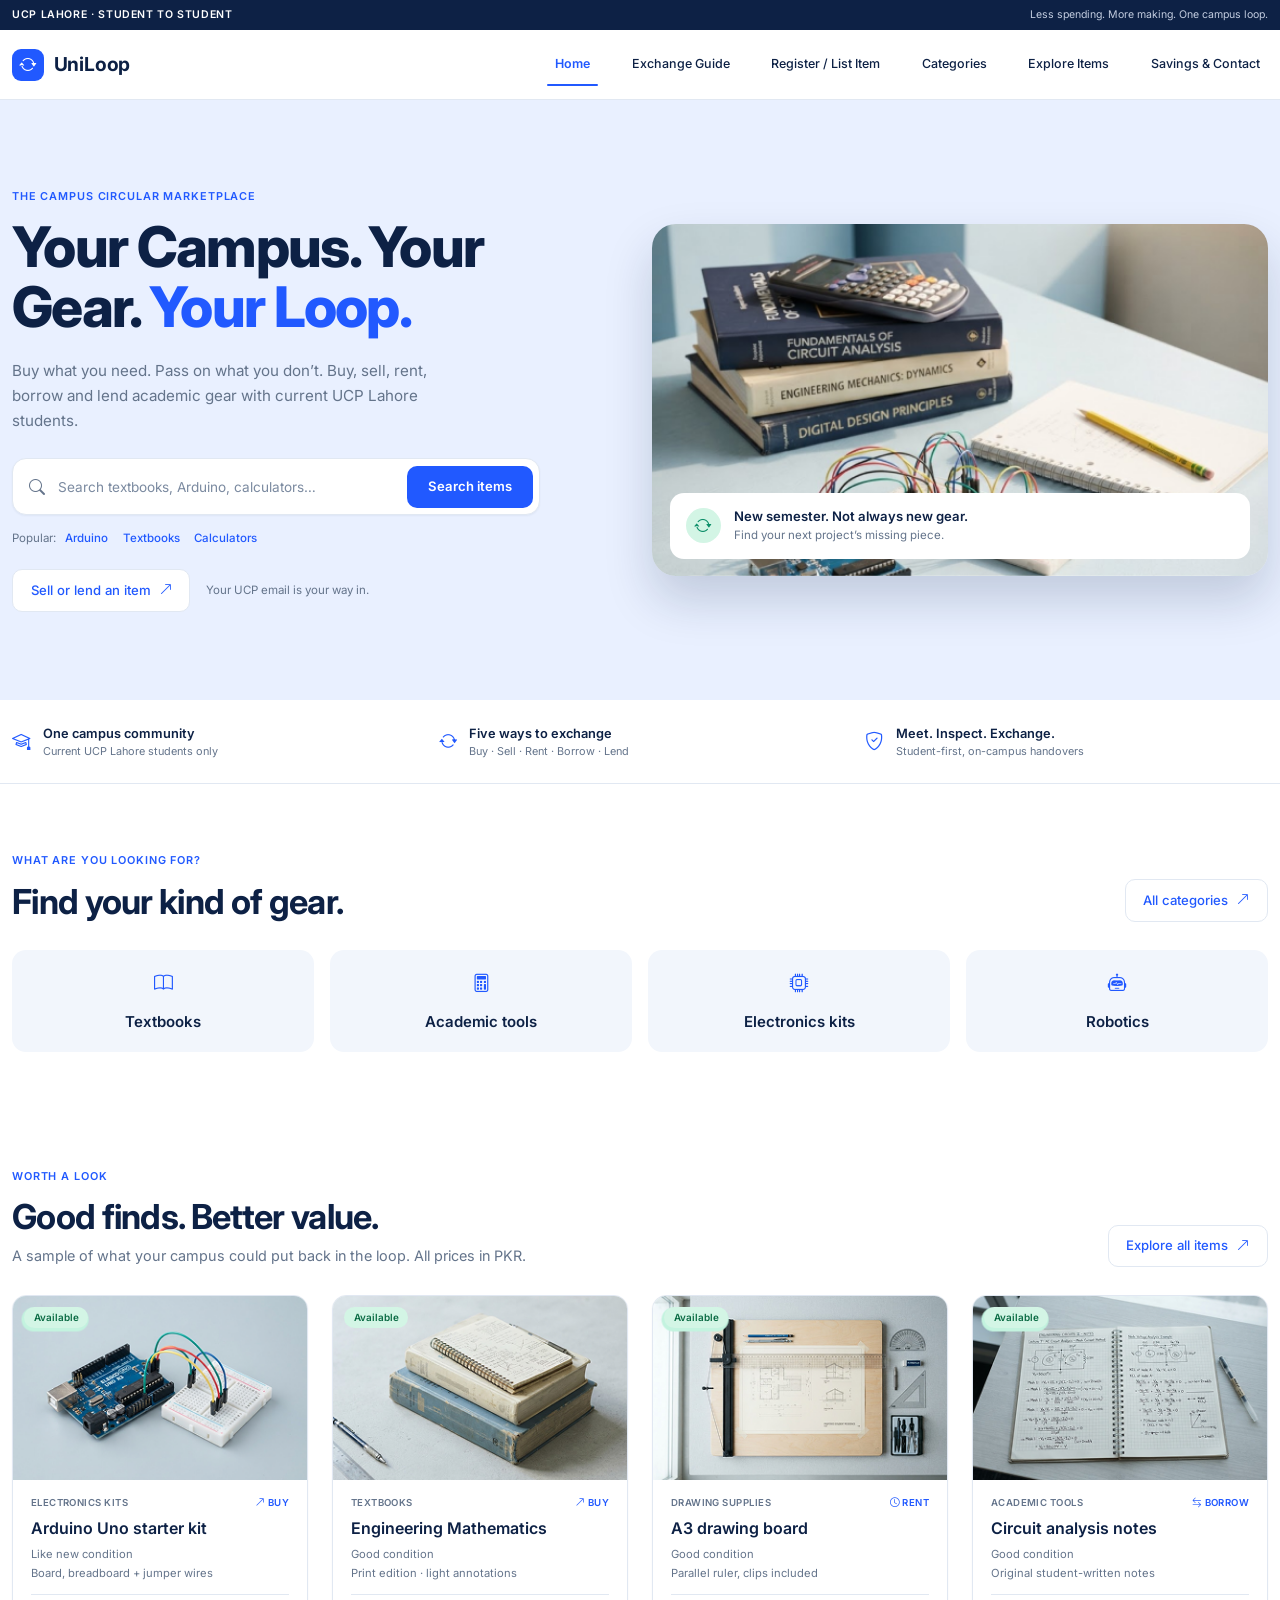
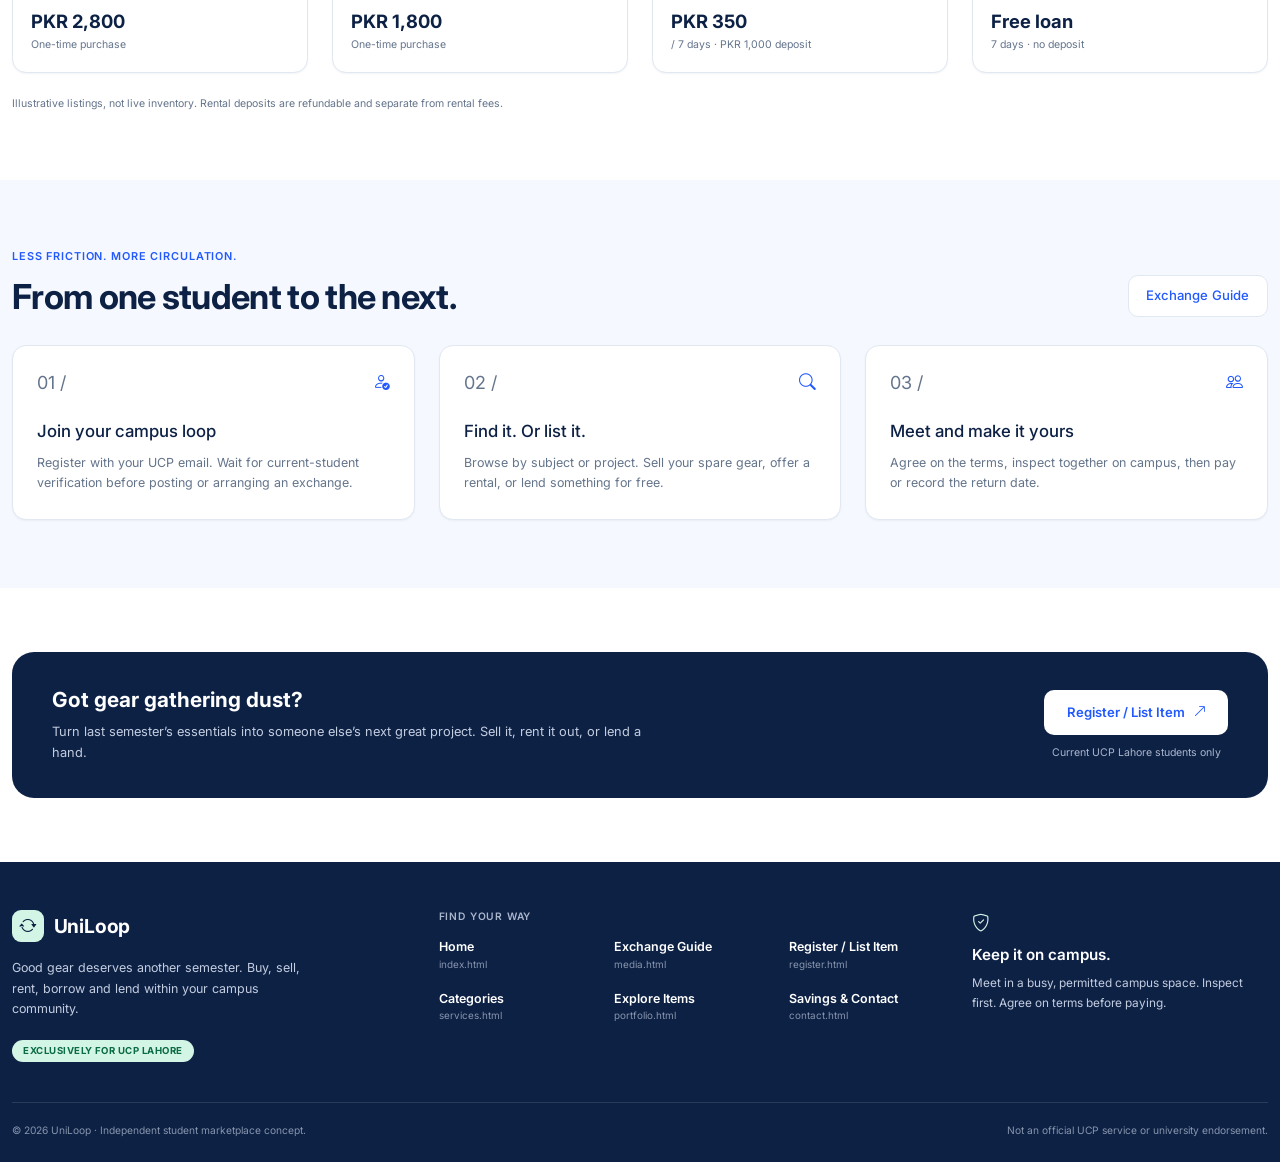
<file: index.html>
<!DOCTYPE html>
<html lang="en">

<head>
    <meta charset="UTF-8">
    <meta name="viewport" content="width=device-width, initial-scale=1">
    <title>UniLoop | Home</title>
    <meta name="description" content="UniLoop is a student-to-student marketplace for current UCP Lahore students.">

    <!-- Fonts, Bootstrap and Bootstrap Icons -->
    <link rel="preconnect" href="https://fonts.googleapis.com">
    <link rel="preconnect" href="https://fonts.gstatic.com" crossorigin>
    <link href="https://fonts.googleapis.com/css2?family=Inter:wght@400;500;600;700;800&display=swap" rel="stylesheet">
    <link href="https://cdn.jsdelivr.net/npm/bootstrap@5.3.3/dist/css/bootstrap.min.css" rel="stylesheet">
    <link href="https://cdn.jsdelivr.net/npm/bootstrap-icons@1.11.3/font/bootstrap-icons.min.css" rel="stylesheet">

    <!-- Index.html own stylesheet -->
    <link rel="stylesheet" href="css/home.css">
</head>

<body>

    <!-- PART 1: Top bar, navigation and hero -->

    <div class="topbar">
        <div class="container d-flex justify-content-between align-items-center">
            <span class="topbar-left">UCP Lahore · Student to student</span>
            <span class="topbar-right d-none d-md-inline">Less spending. More making. One campus loop.</span>
        </div>
    </div>

    <header class="site-header">
        <nav class="navbar navbar-expand-lg">
            <div class="container">
                <a class="navbar-brand brand" href="index.html">
                    <span class="brand-mark"><i class="bi bi-arrow-repeat"></i></span>
                    <span class="brand-name">UniLoop</span>
                </a>

                <button class="navbar-toggler" type="button" data-bs-toggle="collapse" data-bs-target="#mainNav"
                    aria-controls="mainNav" aria-expanded="false" aria-label="Toggle navigation">
                    <span class="navbar-toggler-icon"></span>
                </button>

                <div class="collapse navbar-collapse" id="mainNav">
                    <ul class="navbar-nav ms-auto">
                        <li class="nav-item"><a class="nav-link active" aria-current="page" href="index.html">Home</a>
                        </li>
                        <li class="nav-item"><a class="nav-link" href="media.html">Exchange Guide</a></li>
                        <li class="nav-item"><a class="nav-link" href="register.html">Register / List Item</a></li>
                        <li class="nav-item"><a class="nav-link" href="services.html">Categories</a></li>
                        <li class="nav-item"><a class="nav-link" href="portfolio.html">Explore Items</a></li>
                        <li class="nav-item"><a class="nav-link" href="contact.html">Savings &amp; Contact</a></li>
                    </ul>
                </div>
            </div>
        </nav>
    </header>

    <main>

        <section class="hero">
            <div class="container">
                <div class="row align-items-center gy-5">

                    <div class="col-lg-6">
                        <p class="eyebrow">The campus circular marketplace</p>
                        <h1 class="hero-title">Your Campus. Your Gear. <span class="accent">Your Loop.</span></h1>
                        <p class="hero-lead">Buy what you need. Pass on what you don’t. Buy, sell, rent, borrow and lend
                            academic
                            gear with current UCP Lahore students.</p>

                        <form class="search-box" action="portfolio.html" role="search">
                            <i class="bi bi-search search-icon"></i>
                            <input type="search" class="search-input" name="q"
                                placeholder="Search textbooks, Arduino, calculators…" aria-label="Search items">
                            <button type="submit" class="btn-search">Search items</button>
                        </form>

                        <p class="popular">
                            <span class="popular-label">Popular:</span>
                            <a href="portfolio.html">Arduino</a>
                            <a href="portfolio.html">Textbooks</a>
                            <a href="portfolio.html">Calculators</a>
                        </p>

                        <div class="hero-actions">
                            <a href="register.html" class="btn-outline-soft">Sell or lend an item <i
                                    class="bi bi-arrow-up-right"></i></a>
                            <span class="hero-hint">Your UCP email is your way in.</span>
                        </div>
                    </div>

                    <div class="col-lg-6">
                        <figure class="hero-figure">
                            <img src="images/Campus gear still life.png"
                                alt="Engineering textbooks, a calculator and an Arduino on a student desk"
                                class="hero-img">
                            <figcaption class="hero-note">
                                <span class="note-icon"><i class="bi bi-arrow-repeat"></i></span>
                                <span class="note-text">
                                    <strong>New semester. Not always new gear.</strong>
                                    <span>Find your next project’s missing piece.</span>
                                </span>
                            </figcaption>
                        </figure>
                    </div>

                </div>
            </div>
        </section>

        <!-- PART 2: Trust strip and categories -->

        <section class="trust-strip">
            <div class="container">
                <div class="row gy-3">
                    <div class="col-md-4">
                        <div class="trust-item">
                            <i class="bi bi-mortarboard trust-icon"></i>
                            <div>
                                <strong>One campus community</strong>
                                <span>Current UCP Lahore students only</span>
                            </div>
                        </div>
                    </div>
                    <div class="col-md-4">
                        <div class="trust-item">
                            <i class="bi bi-arrow-repeat trust-icon"></i>
                            <div>
                                <strong>Five ways to exchange</strong>
                                <span>Buy · Sell · Rent · Borrow · Lend</span>
                            </div>
                        </div>
                    </div>
                    <div class="col-md-4">
                        <div class="trust-item">
                            <i class="bi bi-shield-check trust-icon"></i>
                            <div>
                                <strong>Meet. Inspect. Exchange.</strong>
                                <span>Student-first, on-campus handovers</span>
                            </div>
                        </div>
                    </div>
                </div>
            </div>
        </section>

        <section class="section categories">
            <div class="container">
                <div class="section-head">
                    <div>
                        <p class="eyebrow">What are you looking for?</p>
                        <h2 class="section-title">Find your kind of gear.</h2>
                    </div>
                    <a href="services.html" class="btn-outline-soft">All categories <i
                            class="bi bi-arrow-up-right"></i></a>
                </div>

                <div class="row row-cols-2 row-cols-sm-3 row-cols-md-4 row-cols-lg-7 g-3">
                    <div class="col"><a href="services.html" class="category-tile"><i
                                class="bi bi-book"></i><span style="font-size: 15px;">Textbooks</span></a></div>
                    <div class="col"><a href="services.html" class="category-tile"><i
                                class="bi bi-calculator"></i><span style="font-size: 15px;">Academic
                                tools</span></a></div>
                    <div class="col"><a href="services.html" class="category-tile"><i
                                class="bi bi-cpu"></i><span style="font-size: 15px;">Electronics
                                kits</span></a></div>
                    <div class="col"><a href="services.html" class="category-tile"><i
                                class="bi bi-robot"></i><span style="font-size: 15px;">Robotics</span></a></div>
                </div>
            </div>
        </section>

        <!-- PART 3: hoverable item cards  -->

        <section class="section featured">
            <div class="container">
                <div class="section-head">
                    <div>
                        <p class="eyebrow">Worth a look</p>
                        <h2 class="section-title">Good finds. Better value.</h2>
                        <p class="section-sub">A sample of what your campus could put back in the loop. All prices in
                            PKR.</p>
                    </div>
                    <a href="portfolio.html" class="btn-outline-soft">Explore all items <i
                            class="bi bi-arrow-up-right"></i></a>
                </div>

                <div class="row row-cols-1 row-cols-sm-2 row-cols-lg-4 g-4">

                    <div class="col">
                        <article class="item-card">
                            <div class="item-media">
                                <span class="badge-available">Available</span>
                                <img src="images/1arduino.png" alt="Arduino Uno starter kit" class="item-img">
                            </div>
                            <div class="item-body">
                                <div class="item-meta">
                                    <span class="item-category">Electronics kits</span>
                                    <span class="item-type"><i class="bi bi-arrow-up-right"></i> Buy</span>
                                </div>
                                <h3 class="item-title">Arduino Uno starter kit</h3>
                                <p class="item-detail">Like new condition</p>
                                <p class="item-detail">Board, breadboard + jumper wires</p>
                                <hr class="item-divider">
                                <p class="item-price">PKR 2,800</p>
                                <p class="item-note">One-time purchase</p>
                            </div>
                        </article>
                    </div>

                    <div class="col">
                        <article class="item-card">
                            <div class="item-media">
                                <span class="badge-available">Available</span>
                                <img src="images/2books.png" alt="Engineering Mathematics textbook" class="item-img">
                            </div>
                            <div class="item-body">
                                <div class="item-meta">
                                    <span class="item-category">Textbooks</span>
                                    <span class="item-type"><i class="bi bi-arrow-up-right"></i> Buy</span>
                                </div>
                                <h3 class="item-title">Engineering Mathematics</h3>
                                <p class="item-detail">Good condition</p>
                                <p class="item-detail">Print edition · light annotations</p>
                                <hr class="item-divider">
                                <p class="item-price">PKR 1,800</p>
                                <p class="item-note">One-time purchase</p>
                            </div>
                        </article>
                    </div>

                    <div class="col">
                        <article class="item-card">
                            <div class="item-media">
                                <span class="badge-available">Available</span>
                                <img src="images/3A3Drawingboard.png" alt="A3 drawing board with parallel ruler"
                                    class="item-img">
                            </div>
                            <div class="item-body">
                                <div class="item-meta">
                                    <span class="item-category">Drawing supplies</span>
                                    <span class="item-type"><i class="bi bi-clock"></i> Rent</span>
                                </div>
                                <h3 class="item-title">A3 drawing board</h3>
                                <p class="item-detail">Good condition</p>
                                <p class="item-detail">Parallel ruler, clips included</p>
                                <hr class="item-divider">
                                <p class="item-price">PKR 350</p>
                                <p class="item-note">/ 7 days · PKR 1,000 deposit</p>
                            </div>
                        </article>
                    </div>

                    <div class="col">
                        <article class="item-card">
                            <div class="item-media">
                                <span class="badge-available">Available</span>
                                <img src="images/4CircuitAnalysisNotes.png" alt="Circuit analysis handwritten notes"
                                    class="item-img">
                            </div>
                            <div class="item-body">
                                <div class="item-meta">
                                    <span class="item-category">Academic tools</span>
                                    <span class="item-type"><i class="bi bi-arrow-left-right"></i> Borrow</span>
                                </div>
                                <h3 class="item-title">Circuit analysis notes</h3>
                                <p class="item-detail">Good condition</p>
                                <p class="item-detail">Original student-written notes</p>
                                <hr class="item-divider">
                                <p class="item-price">Free loan</p>
                                <p class="item-note">7 days · no deposit</p>
                            </div>
                        </article>
                    </div>

                </div>

                <p class="fine-print">Illustrative listings, not live inventory. Rental deposits are refundable and
                    separate
                    from rental fees.</p>
            </div>
        </section>

        <!--  PART 4: How it works, call to action and footer  -->

        <section class="section steps">
            <div class="container">
                <div class="section-head">
                    <div>
                        <p class="eyebrow">Less friction. More circulation.</p>
                        <h2 class="section-title">From one student to the next.</h2>
                    </div>
                    <a href="media.html" class="btn-outline-soft">Exchange Guide</a>
                </div>

                <div class="row g-4">
                    <div class="col-md-4">
                        <div class="step-card">
                            <div class="step-top"><span style="font-size: large;" class="step-no">01 /</span><i
                                    class="bi bi-person-check"></i></div>
                            <h3 class="step-title">Join your campus loop</h3>
                            <p class="step-text">Register with your UCP email. Wait for current-student verification
                                before posting or
                                arranging an exchange.</p>
                        </div>
                    </div>
                    <div class="col-md-4">
                        <div class="step-card">
                            <div class="step-top"><span style="font-size: large;" class="step-no">02 /</span><i
                                    class="bi bi-search"></i></div>
                            <h3 class="step-title">Find it. Or list it.</h3>
                            <p class="step-text">Browse by subject or project. Sell your spare gear, offer a rental, or
                                lend something
                                for free.</p>
                        </div>
                    </div>
                    <div class="col-md-4">
                        <div class="step-card">
                            <div class="step-top"><span style="font-size: large;" class="step-no">03 /</span><i
                                    class="bi bi-people"></i></div>
                            <h3 class="step-title">Meet and make it yours</h3>
                            <p class="step-text">Agree on the terms, inspect together on campus, then pay or record the
                                return date.
                            </p>
                        </div>
                    </div>
                </div>
            </div>
        </section>

        <section class="cta-section">
            <div class="container">
                <div class="cta-band">
                    <div class="cta-copy">
                        <h2>Got gear gathering dust?</h2>
                        <p>Turn last semester’s essentials into someone else’s next great project. Sell it, rent it out,
                            or lend a
                            hand.</p>
                    </div>
                    <div class="cta-action">
                        <a href="register.html" class="btn-light-solid">Register / List Item <i
                                class="bi bi-arrow-up-right"></i></a>
                        <span>Current UCP Lahore students only</span>
                    </div>
                </div>
            </div>
        </section>

    </main>

    <footer class="site-footer">
        <div class="container">
            <div class="row gy-5">

                <div class="col-lg-4">
                    <a class="brand brand-footer" href="index.html">
                        <span class="brand-mark"><i class="bi bi-arrow-repeat"></i></span>
                        <span class="brand-name">UniLoop</span>
                    </a>
                    <p class="footer-text">Good gear deserves another semester. Buy, sell, rent, borrow and lend within
                        your
                        campus community.</p>
                    <span class="footer-pill">Exclusively for UCP Lahore</span>
                </div>

                <div class="col-lg-5">
                    <h4 class="footer-heading">Find your way</h4>
                    <ul class="footer-links">
                        <li><a href="index.html">Home<small>index.html</small></a></li>
                        <li><a href="media.html">Exchange Guide<small>media.html</small></a></li>
                        <li><a href="register.html">Register / List Item<small>register.html</small></a></li>
                        <li><a href="services.html">Categories<small>services.html</small></a></li>
                        <li><a href="portfolio.html">Explore Items<small>portfolio.html</small></a></li>
                        <li><a href="contact.html">Savings &amp; Contact<small>contact.html</small></a></li>
                    </ul>
                </div>

                <div class="col-lg-3">
                    <div class="footer-safe">
                        <i class="bi bi-shield-check"></i>
                        <h4>Keep it on campus.</h4>
                        <p>Meet in a busy, permitted campus space. Inspect first. Agree on terms before paying.</p>
                    </div>
                </div>

            </div>

            <div class="footer-bottom">
                <span>© 2026 UniLoop · Independent student marketplace concept.</span>
                <span>Not an official UCP service or university endorsement.</span>
            </div>
        </div>
    </footer>

    <script src="https://cdn.jsdelivr.net/npm/bootstrap@5.3.3/dist/js/bootstrap.bundle.min.js"></script>
</body>

</html>
</file>
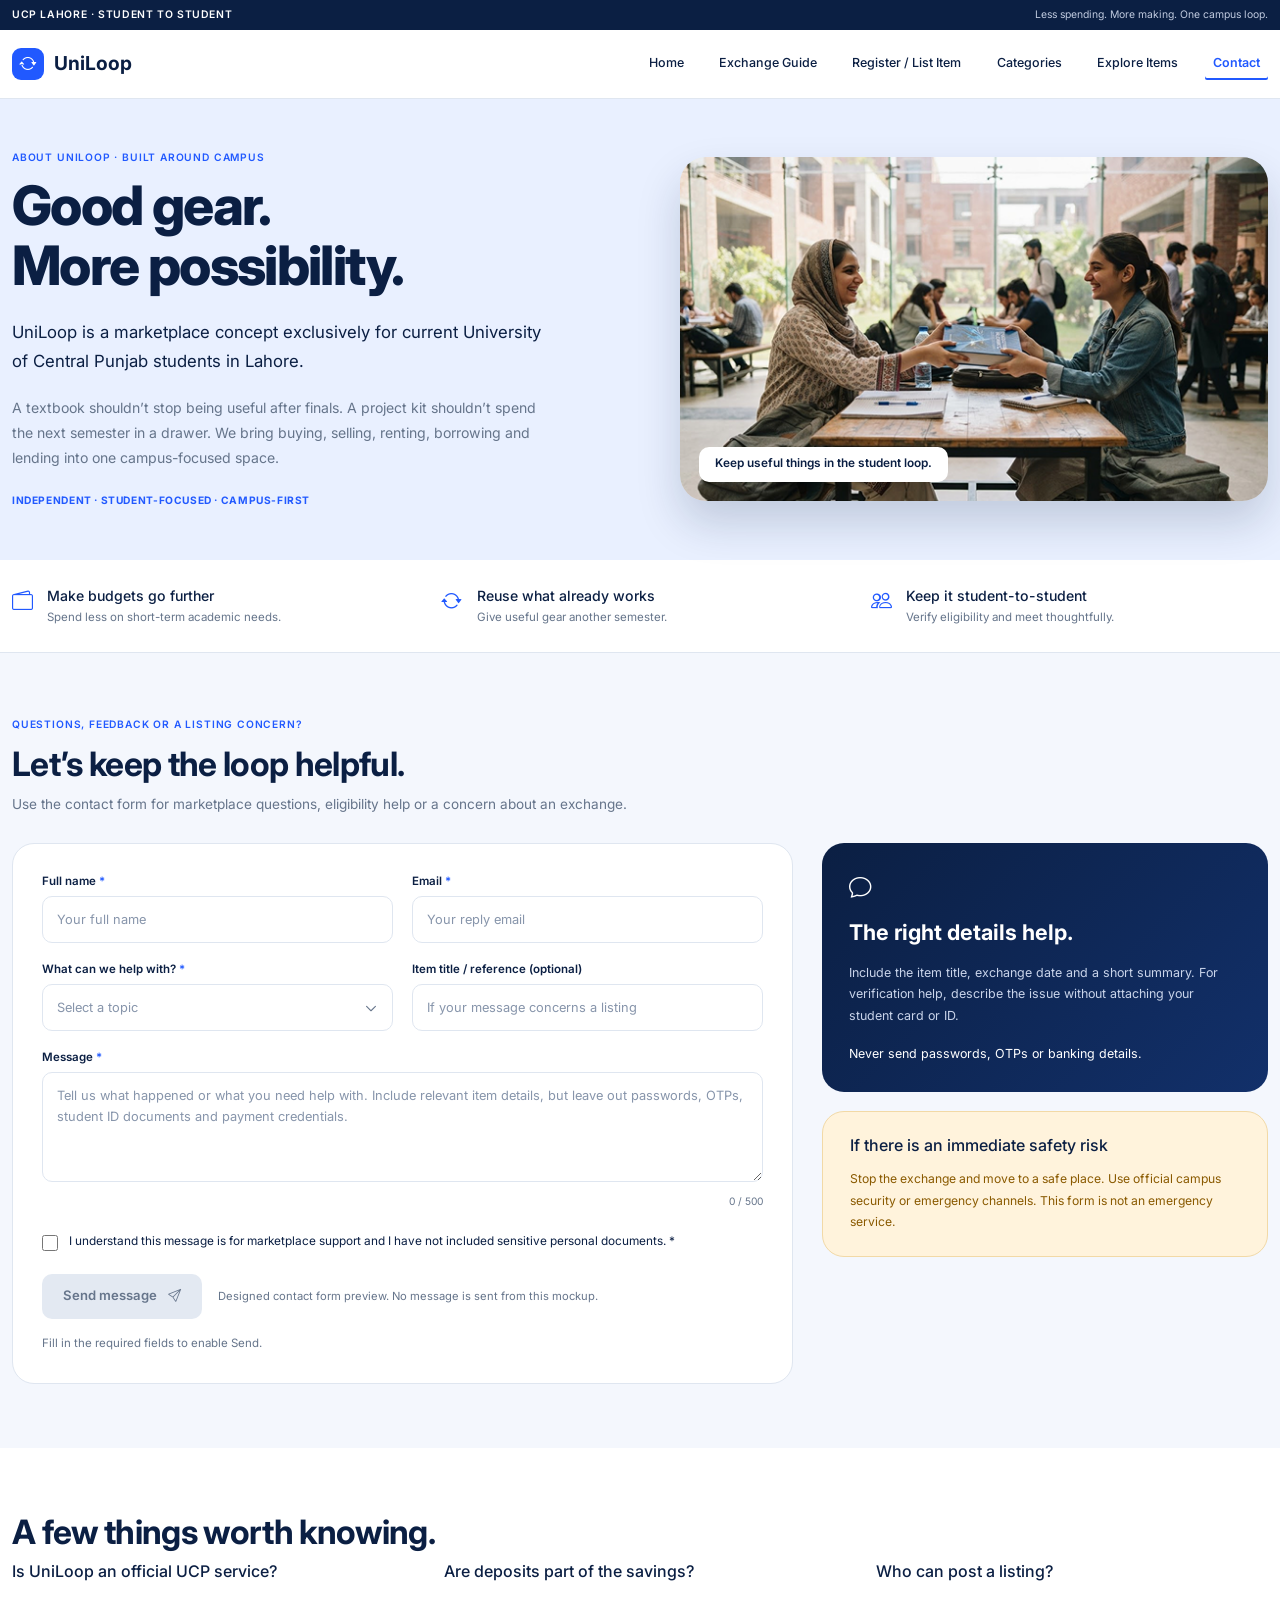
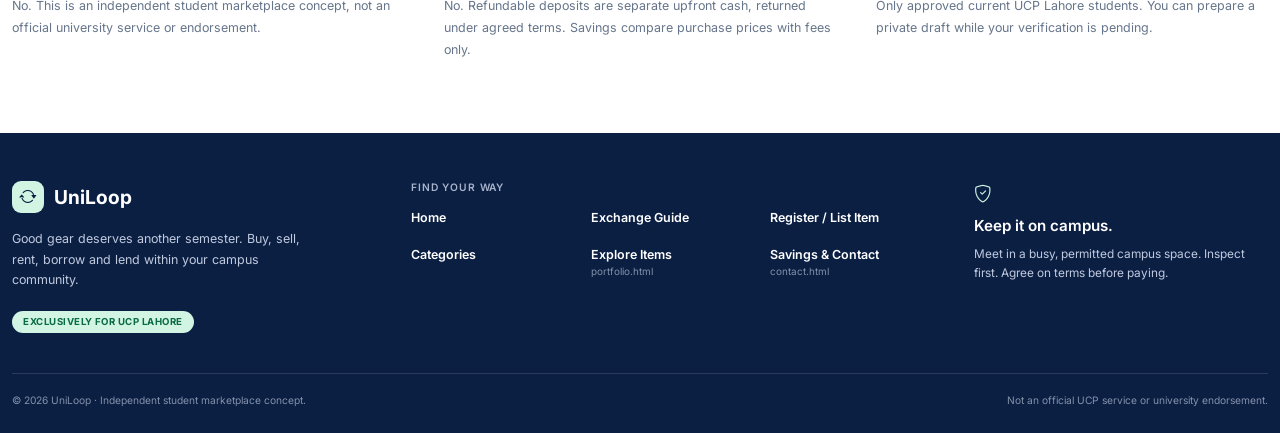
<file: contact.html>
<!DOCTYPE html>
<html lang="en">

<head>
    <meta charset="UTF-8">
    <meta name="viewport" content="width=device-width, initial-scale=1">
    <title>UniLoop | Contact</title>
    <meta name="description"
        content="About UniLoop, a student-budget calculator and a contact form for UCP Lahore students.">

    <link rel="preconnect" href="https://fonts.googleapis.com">
    <link rel="preconnect" href="https://fonts.gstatic.com" crossorigin>
    <link href="https://fonts.googleapis.com/css2?family=Inter:wght@400;500;600;700;800&display=swap" rel="stylesheet">
    <link href="https://cdn.jsdelivr.net/npm/bootstrap@5.3.3/dist/css/bootstrap.min.css" rel="stylesheet">
    <link href="https://cdn.jsdelivr.net/npm/bootstrap-icons@1.11.3/font/bootstrap-icons.min.css" rel="stylesheet">

    <!-- stylesheet -->
    <link rel="stylesheet" href="css/contact.css">
</head>

<body>

    <!-- PART 1: Top bar, navigation, About section, benefits  -->

    <div class="band-top">
        <div class="container band-inner">
            <span class="band-left">UCP Lahore · Student to student</span>
            <span class="band-right">Less spending. More making. One campus loop.</span>
        </div>
    </div>

    <header class="head-nav">
        <nav class="navbar navbar-expand-lg">
            <div class="container">
                <a class="navbar-brand brand" href="index.html">
                    <span class="brand-box"><i class="bi bi-arrow-repeat"></i></span>
                    <span class="brand-text">UniLoop</span>
                </a>

                <button class="navbar-toggler" type="button" data-bs-toggle="collapse" data-bs-target="#mainNav"
                    aria-controls="mainNav" aria-expanded="false" aria-label="Toggle navigation">
                    <span class="navbar-toggler-icon"></span>
                </button>

                <div class="collapse navbar-collapse" id="mainNav">
                    <ul class="navbar-nav ms-auto">
                        <li class="nav-item"><a class="nav-link" href="index.html">Home</a></li>
                        <li class="nav-item"><a class="nav-link" href="media.html">Exchange Guide</a></li>
                        <li class="nav-item"><a class="nav-link" href="register.html">Register / List Item</a></li>
                        <li class="nav-item"><a class="nav-link" href="services.html">Categories</a></li>
                        <li class="nav-item"><a class="nav-link" href="portfolio.html">Explore Items</a></li>
                        <li class="nav-item"><a class="nav-link active" aria-current="page" href="contact.html">
                                Contact</a></li>
                    </ul>
                </div>
            </div>
        </nav>
    </header>

    <main>
        <!-- About section (flexbox) -->
        <section class="about" id="about">
            <div class="container about-inner">
                <div class="about-copy">
                    <p class="eyebrow">About UniLoop · Built around campus</p>
                    <h1 class="about-title">Good gear.<br>More possibility.</h1>
                    <p class="about-lead">UniLoop is a marketplace concept exclusively for current University of Central
                        Punjab students in Lahore.</p>
                    <p class="about-text">A textbook shouldn’t stop being useful after finals. A project kit shouldn’t
                        spend the next semester in a drawer. We bring buying, selling, renting, borrowing and lending
                        into one campus-focused space.</p>
                    <p class="about-tags">Independent · Student-focused · Campus-first</p>
                </div>

                <figure class="about-figure">
                    <img src="images/Campus exchange photograph.png"
                        alt="Two students exchanging a book across a campus table" class="about-img">
                    <figcaption class="about-cap">Keep useful things in the student loop.</figcaption>
                </figure>
            </div>
        </section>

        <section class="perks">
            <div class="container perks-inner">
                <div class="perk">
                    <i class="bi bi-wallet2"></i>
                    <div><strong>Make budgets go further</strong><span>Spend less on short-term academic needs.</span>
                    </div>
                </div>
                <div class="perk">
                    <i class="bi bi-arrow-repeat"></i>
                    <div><strong>Reuse what already works</strong><span>Give useful gear another semester.</span></div>
                </div>
                <div class="perk">
                    <i class="bi bi-people"></i>
                    <div><strong>Keep it student-to-student</strong><span>Verify eligibility and meet
                            thoughtfully.</span></div>
                </div>
            </div>
        </section>

        <!-- PART 2: Contact form (grid) with live check (contact.js) -->

        <section class="block contact-block" id="contact">
            <div class="container">
                <p class="eyebrow">Questions, feedback or a listing concern?</p>
                <h2 class="block-title">Let’s keep the loop helpful.</h2>
                <p class="block-sub">Use the contact form for marketplace questions, eligibility help or a concern about
                    an exchange.</p>

                <div class="contact-grid">

                    <form class="contact-card" id="contactForm" action="#" method="post">
                        <div class="form-grid">
                            <div class="field">
                                <label for="cName" class="required">Full name</label>
                                <input type="text" id="cName" name="cName" placeholder="Your full name" minlength="3"
                                    maxlength="60" required>
                            </div>

                            <div class="field">
                                <label for="cEmail" class="required">Email</label>
                                <input type="email" id="cEmail" name="cEmail" placeholder="Your reply email"
                                    maxlength="80" required>
                            </div>

                            <div class="field">
                                <label for="topic" class="required">What can we help with?</label>
                                <select id="topic" name="topic" required>
                                    <option value="" selected disabled>Select a topic</option>
                                    <option>Marketplace question</option>
                                    <option>Eligibility help</option>
                                    <option>Listing concern</option>
                                    <option>Exchange concern</option>
                                    <option>Feedback</option>
                                </select>
                            </div>

                            <div class="field">
                                <label for="reference">Item title / reference (optional)</label>
                                <input type="text" id="reference" name="reference"
                                    placeholder="If your message concerns a listing" maxlength="80">
                            </div>

                            <div class="field field-wide">
                                <label for="message" class="required">Message</label>
                                <textarea id="message" name="message" rows="4" minlength="10" maxlength="500" required
                                    placeholder="Tell us what happened or what you need help with. Include relevant item details, but leave out passwords, OTPs, student ID documents and payment credentials."></textarea>
                                <p class="counter" id="msgCount">0 / 500</p>
                            </div>

                            <div class="field-wide">
                                <label class="check-line" for="agree">
                                    <input type="checkbox" id="agree" name="agree" required>
                                    <span>I understand this message is for marketplace support and I have not included
                                        sensitive personal documents. *</span>
                                </label>
                            </div>
                        </div>

                        <div class="send-row">
                            <button type="submit" class="btn-main" id="sendBtn">Send message <i
                                    class="bi bi-send"></i></button>
                            <span class="send-note">Designed contact form preview. No message is sent from this
                                mockup.</span>
                        </div>
                        <p class="form-status" id="formStatus" role="status" aria-live="polite"></p>
                    </form>

                    <div class="side-cards">
                        <aside class="tip-card">
                            <i class="bi bi-chat"></i>
                            <h3>The right details help.</h3>
                            <p>Include the item title, exchange date and a short summary. For verification help,
                                describe the issue without attaching your student card or ID.</p>
                            <p class="tip-warn">Never send passwords, OTPs or banking details.</p>
                        </aside>

                        <aside class="risk-card">
                            <h3>If there is an immediate safety risk</h3>
                            <p>Stop the exchange and move to a safe place. Use official campus security or emergency
                                channels. This form is not an emergency service.</p>
                        </aside>
                    </div>

                </div>
            </div>
        </section>

        <!-- PART 3: Questions and footer -->

        <section class="block faq-block">
            <div class="container">
                <h2 class="block-title">A few things worth knowing.</h2>

                <div class="faq-list">
                    <article class="faq">
                        <h3>Is UniLoop an official UCP service?</h3>
                        <p>No. This is an independent student marketplace concept, not an official university service or
                            endorsement.</p>
                    </article>
                    <article class="faq">
                        <h3>Are deposits part of the savings?</h3>
                        <p>No. Refundable deposits are separate upfront cash, returned under agreed terms. Savings
                            compare purchase prices with fees only.</p>
                    </article>
                    <article class="faq">
                        <h3>Who can post a listing?</h3>
                        <p>Only approved current UCP Lahore students. You can prepare a private draft while your
                            verification is pending.</p>
                    </article>
                </div>
            </div>
        </section>

    </main>

    <footer class="page-end">
        <div class="container">
            <div class="end-grid">

                <div class="end-brand">
                    <a class="brand brand-light" href="index.html">
                        <span class="brand-box"><i class="bi bi-arrow-repeat"></i></span>
                        <span class="brand-text">UniLoop</span>
                    </a>
                    <p>Good gear deserves another semester. Buy, sell, rent, borrow and lend within your campus
                        community.</p>
                    <span class="end-badge">Exclusively for UCP Lahore</span>
                </div>

                <div class="end-links">
                    <h4>Find your way</h4>
                    <ul>
                        <li><a href="index.html">Home</a></li>
                        <li><a href="media.html">Exchange Guide</a></li>
                        <li><a href="register.html">Register / List Item</a></li>
                        <li><a href="services.html">Categories</a></li>
                        <li><a href="portfolio.html">Explore Items<small>portfolio.html</small></a></li>
                        <li><a href="contact.html">Savings &amp; Contact<small>contact.html</small></a></li>
                    </ul>
                </div>

                <div class="end-safe">
                    <i class="bi bi-shield-check"></i>
                    <h4>Keep it on campus.</h4>
                    <p>Meet in a busy, permitted campus space. Inspect first. Agree on terms before paying.</p>
                </div>

            </div>

            <div class="end-bottom">
                <span>© 2026 UniLoop · Independent student marketplace concept.</span>
                <span>Not an official UCP service or university endorsement.</span>
            </div>
        </div>
    </footer>

    <script src="https://cdn.jsdelivr.net/npm/bootstrap@5.3.3/dist/js/bootstrap.bundle.min.js"></script>
    <script src="JS/contact.js"></script>
</body>

</html>
</file>
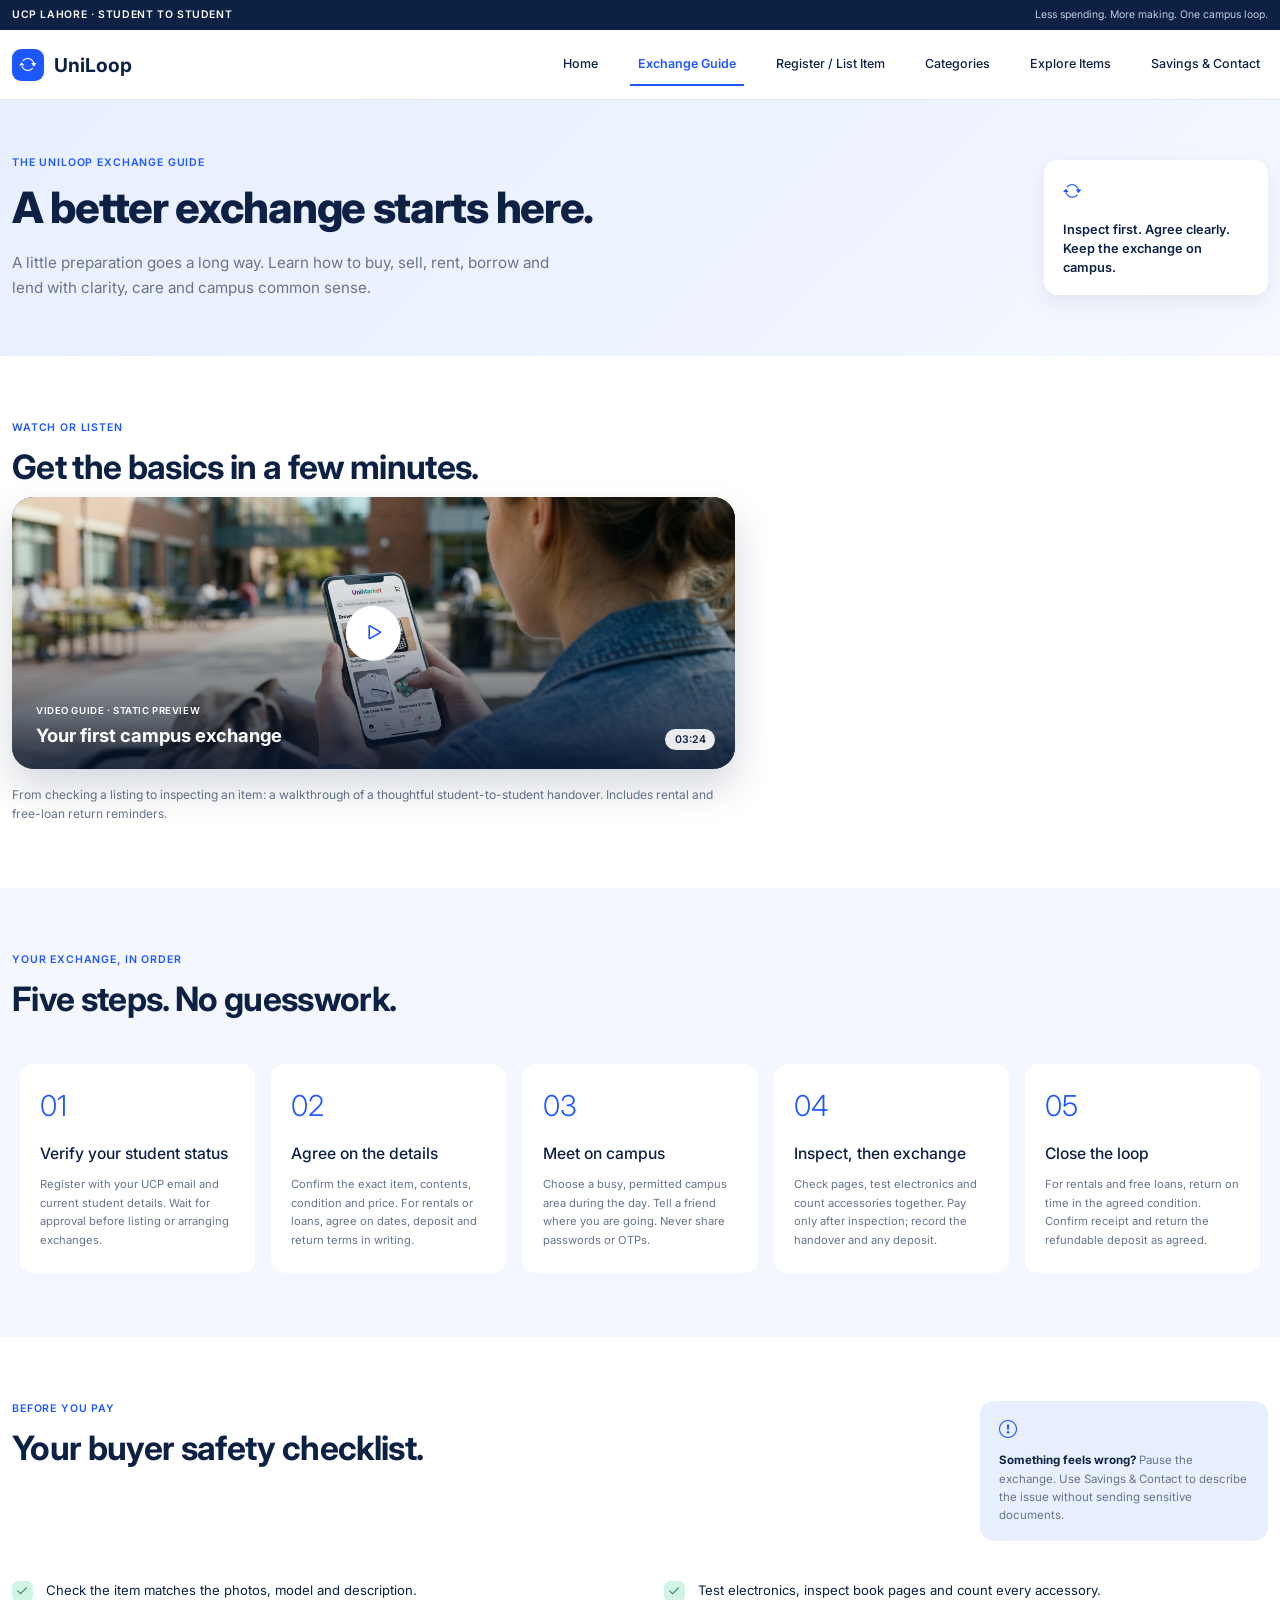
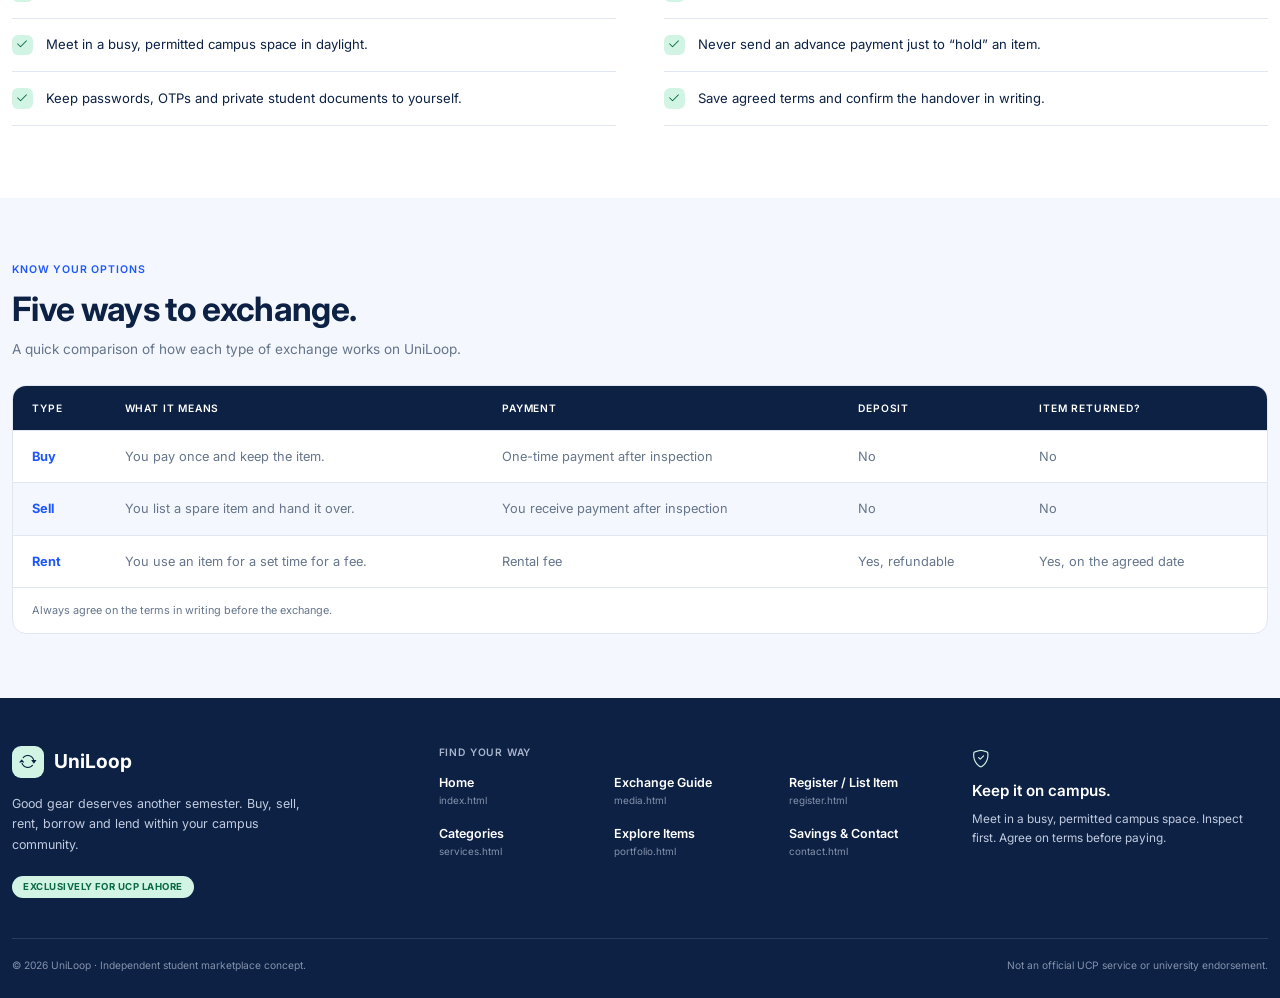
<file: media.html>
<!DOCTYPE html>
<html lang="en">

<head>
    <meta charset="UTF-8">
    <meta name="viewport" content="width=device-width, initial-scale=1">
    <title>UniLoop | Exchange Guide</title>
    <meta name="description" content="Learn how to buy, sell, rent, borrow and lend safely with UCP Lahore students.">

    <!-- Fonts, Bootstrap and Bootstrap Icons -->
    <link rel="preconnect" href="https://fonts.googleapis.com">
    <link rel="preconnect" href="https://fonts.gstatic.com" crossorigin>
    <link href="https://fonts.googleapis.com/css2?family=Inter:wght@300;400;500;600;700;800&display=swap"
        rel="stylesheet">
    <link href="https://cdn.jsdelivr.net/npm/bootstrap@5.3.3/dist/css/bootstrap.min.css" rel="stylesheet">
    <link href="https://cdn.jsdelivr.net/npm/bootstrap-icons@1.11.3/font/bootstrap-icons.min.css" rel="stylesheet">

    <!-- This page's own stylesheet -->
    <link rel="stylesheet" href="css/media.css">
</head>

<body>

    <!-- PART 1: Top bar, navigation and page intro -->

    <div class="strip">
        <div class="container d-flex justify-content-between align-items-center">
            <span class="strip-left">UCP Lahore · Student to student</span>
            <span class="strip-right d-none d-md-inline">Less spending. More making. One campus loop.</span>
        </div>
    </div>

    <header class="top-nav">
        <nav class="navbar navbar-expand-lg">
            <div class="container">
                <a class="navbar-brand logo" href="index.html">
                    <span class="logo-mark"><i class="bi bi-arrow-repeat"></i></span>
                    <span class="logo-text">UniLoop</span>
                </a>

                <button class="navbar-toggler" type="button" data-bs-toggle="collapse" data-bs-target="#mainNav"
                    aria-controls="mainNav" aria-expanded="false" aria-label="Toggle navigation">
                    <span class="navbar-toggler-icon"></span>
                </button>

                <div class="collapse navbar-collapse" id="mainNav">
                    <ul class="navbar-nav ms-auto">
                        <li class="nav-item"><a class="nav-link" href="index.html">Home</a></li>
                        <li class="nav-item"><a class="nav-link active" aria-current="page" href="media.html">Exchange
                                Guide</a>
                        </li>
                        <li class="nav-item"><a class="nav-link" href="register.html">Register / List Item</a></li>
                        <li class="nav-item"><a class="nav-link" href="services.html">Categories</a></li>
                        <li class="nav-item"><a class="nav-link" href="portfolio.html">Explore Items</a></li>
                        <li class="nav-item"><a class="nav-link" href="contact.html">Savings &amp; Contact</a></li>
                    </ul>
                </div>
            </div>
        </nav>
    </header>

    <main>

        <section class="intro">
            <div class="container">
                <div class="row align-items-center gy-4">
                    <div class="col-lg-8">
                        <p class="kicker">The UniLoop exchange guide</p>
                        <h1 class="intro-title">A better exchange starts here.</h1>
                        <p class="intro-lead">A little preparation goes a long way. Learn how to buy, sell, rent, borrow
                            and lend
                            with clarity, care and campus common sense.</p>
                    </div>
                    <div class="col-lg-4 d-flex justify-content-lg-end">
                        <aside class="intro-note">
                            <i class="bi bi-arrow-repeat"></i>
                            <p>Inspect first. Agree clearly. Keep the exchange on campus.</p>
                        </aside>
                    </div>
                </div>
            </div>
        </section>

        <!-- PART 2: Video guide -->

        <section class="block video-block">
            <div class="container">
                <p class="kicker">Watch or listen</p>
                <h2 class="block-title">Get the basics in a few minutes.</h2>                

                <div class="row">
                    <div class="col-lg-7">
                        <a class="video-card" href="images/tutorial.mp4"
                            aria-label="Play video guide: Your first campus exchange">
                            <img src="images/Student_browsing_marketplace_app…_7e1df023.jpg"
                                alt="Two students exchanging gear across a campus table" class="video-img">
                            <span class="play-btn"><i class="bi bi-play"></i></span>
                            <span class="video-info">
                                <small>Video guide · Static preview</small>
                                <strong>Your first campus exchange</strong>
                            </span>
                            <span class="video-time">03:24</span>
                        </a>
                        <p class="video-caption">From checking a listing to inspecting an item: a walkthrough of a
                            thoughtful
                            student-to-student handover. Includes rental and free-loan return reminders.</p>
                    </div>
                </div>
            </div>
        </section>

        <!-- PART 3: Five steps and buyer safety checklist  -->

        <section class="block steps-block">
            <div class="container">
                <p class="kicker">Your exchange, in order</p>
                <h2 class="block-title">Five steps. No guesswork.</h2>

                <ol class="step-list row row-cols-1 row-cols-sm-2 row-cols-lg-5 g-3">
                    <li class="col">
                        <div class="step-box">
                            <span class="step-num">01</span>
                            <h3>Verify your student status</h3>
                            <p>Register with your UCP email and current student details. Wait for approval before
                                listing or arranging exchanges.</p>
                        </div>
                    </li>
                    <li class="col">
                        <div class="step-box">
                            <span class="step-num">02</span>
                            <h3>Agree on the details</h3>
                            <p>Confirm the exact item, contents, condition and price. For rentals or loans, agree on
                                dates, deposit and return terms in writing.</p>
                        </div>
                    </li>
                    <li class="col">
                        <div class="step-box">
                            <span class="step-num">03</span>
                            <h3>Meet on campus</h3>
                            <p>Choose a busy, permitted campus area during the day. Tell a friend where you are going.
                                Never share passwords or OTPs.</p>
                        </div>
                    </li>
                    <li class="col">
                        <div class="step-box">
                            <span class="step-num">04</span>
                            <h3>Inspect, then exchange</h3>
                            <p>Check pages, test electronics and count accessories together. Pay only after inspection;
                                record the handover and any deposit.</p>
                        </div>
                    </li>
                    <li class="col">
                        <div class="step-box">
                            <span class="step-num">05</span>
                            <h3>Close the loop</h3>
                            <p>For rentals and free loans, return on time in the agreed condition. Confirm receipt and
                                return the refundable deposit as agreed.</p>
                        </div>
                    </li>
                </ol>
            </div>
        </section>

        <section class="block safety-block">
            <div class="container">
                <div class="safety-head">
                    <aside class="remember-note">
                        <i class="bi bi-exclamation-circle"></i>
                        <p><strong>Something feels wrong?</strong> Pause the exchange. Use Savings &amp; Contact to
                            describe the issue without sending sensitive documents.</p>
                    </aside>
                    <p class="kicker">Before you pay</p>
                    <h2 class="block-title">Your buyer safety checklist.</h2>
                </div>

                <ul class="checklist">
                    <li><span class="tick"><i class="bi bi-check2"></i></span>Check the item matches the photos, model
                        and description.</li>
                    <li><span class="tick"><i class="bi bi-check2"></i></span>Test electronics, inspect book pages and
                        count every accessory.</li>
                    <li><span class="tick"><i class="bi bi-check2"></i></span>Meet in a busy, permitted campus space in
                        daylight.</li>
                    <li><span class="tick"><i class="bi bi-check2"></i></span>Never send an advance payment just to
                        “hold” an item.</li>
                    <li><span class="tick"><i class="bi bi-check2"></i></span>Keep passwords, OTPs and private student
                        documents to yourself.</li>
                    <li><span class="tick"><i class="bi bi-check2"></i></span>Save agreed terms and confirm the handover
                        in writing.</li>
                </ul>
            </div>
        </section>

        <section class="block table-block">
            <div class="container">
                <p class="kicker">Know your options</p>
                <h2 class="block-title">Five ways to exchange.</h2>
                <p class="block-sub">A quick comparison of how each type of exchange works on UniLoop.</p>

                <div class="table-wrap">
                    <table class="exchange-table">
                        <caption>Always agree on the terms in writing before the exchange.</caption>
                        <thead>
                            <tr>
                                <th scope="col">Type</th>
                                <th scope="col">What it means</th>
                                <th scope="col">Payment</th>
                                <th scope="col">Deposit</th>
                                <th scope="col">Item returned?</th>
                            </tr>
                        </thead>
                        <tbody>
                            <tr>
                                <th scope="row">Buy</th>
                                <td>You pay once and keep the item.</td>
                                <td>One-time payment after inspection</td>
                                <td>No</td>
                                <td>No</td>
                            </tr>
                            <tr>
                                <th scope="row">Sell</th>
                                <td>You list a spare item and hand it over.</td>
                                <td>You receive payment after inspection</td>
                                <td>No</td>
                                <td>No</td>
                            </tr>
                            <tr>
                                <th scope="row">Rent</th>
                                <td>You use an item for a set time for a fee.</td>
                                <td>Rental fee</td>
                                <td>Yes, refundable</td>
                                <td>Yes, on the agreed date</td>
                            </tr>                                                        
                        </tbody>
                    </table>
                </div>
            </div>
        </section>                

    </main>

    <footer class="foot">
        <div class="container">
            <div class="row gy-5">

                <div class="col-lg-4">
                    <a class="logo logo-light" href="index.html">
                        <span class="logo-mark"><i class="bi bi-arrow-repeat"></i></span>
                        <span class="logo-text">UniLoop</span>
                    </a>
                    <p class="foot-text">Good gear deserves another semester. Buy, sell, rent, borrow and lend within
                        your campus community.</p>
                    <span class="foot-pill">Exclusively for UCP Lahore</span>
                </div>

                <div class="col-lg-5">
                    <h4 class="foot-heading">Find your way</h4>
                    <ul class="foot-links">
                        <li><a href="index.html">Home<small>index.html</small></a></li>
                        <li><a href="media.html">Exchange Guide<small>media.html</small></a></li>
                        <li><a href="register.html">Register / List Item<small>register.html</small></a></li>
                        <li><a href="services.html">Categories<small>services.html</small></a></li>
                        <li><a href="portfolio.html">Explore Items<small>portfolio.html</small></a></li>
                        <li><a href="contact.html">Savings &amp; Contact<small>contact.html</small></a></li>
                    </ul>
                </div>

                <div class="col-lg-3">
                    <div class="foot-safe">
                        <i class="bi bi-shield-check"></i>
                        <h4>Keep it on campus.</h4>
                        <p>Meet in a busy, permitted campus space. Inspect first. Agree on terms before paying.</p>
                    </div>
                </div>

            </div>

            <div class="foot-bottom">
                <span>© 2026 UniLoop · Independent student marketplace concept.</span>
                <span>Not an official UCP service or university endorsement.</span>
            </div>
        </div>
    </footer>

    <script src="https://cdn.jsdelivr.net/npm/bootstrap@5.3.3/dist/js/bootstrap.bundle.min.js"></script>
</body>

</html>
</file>
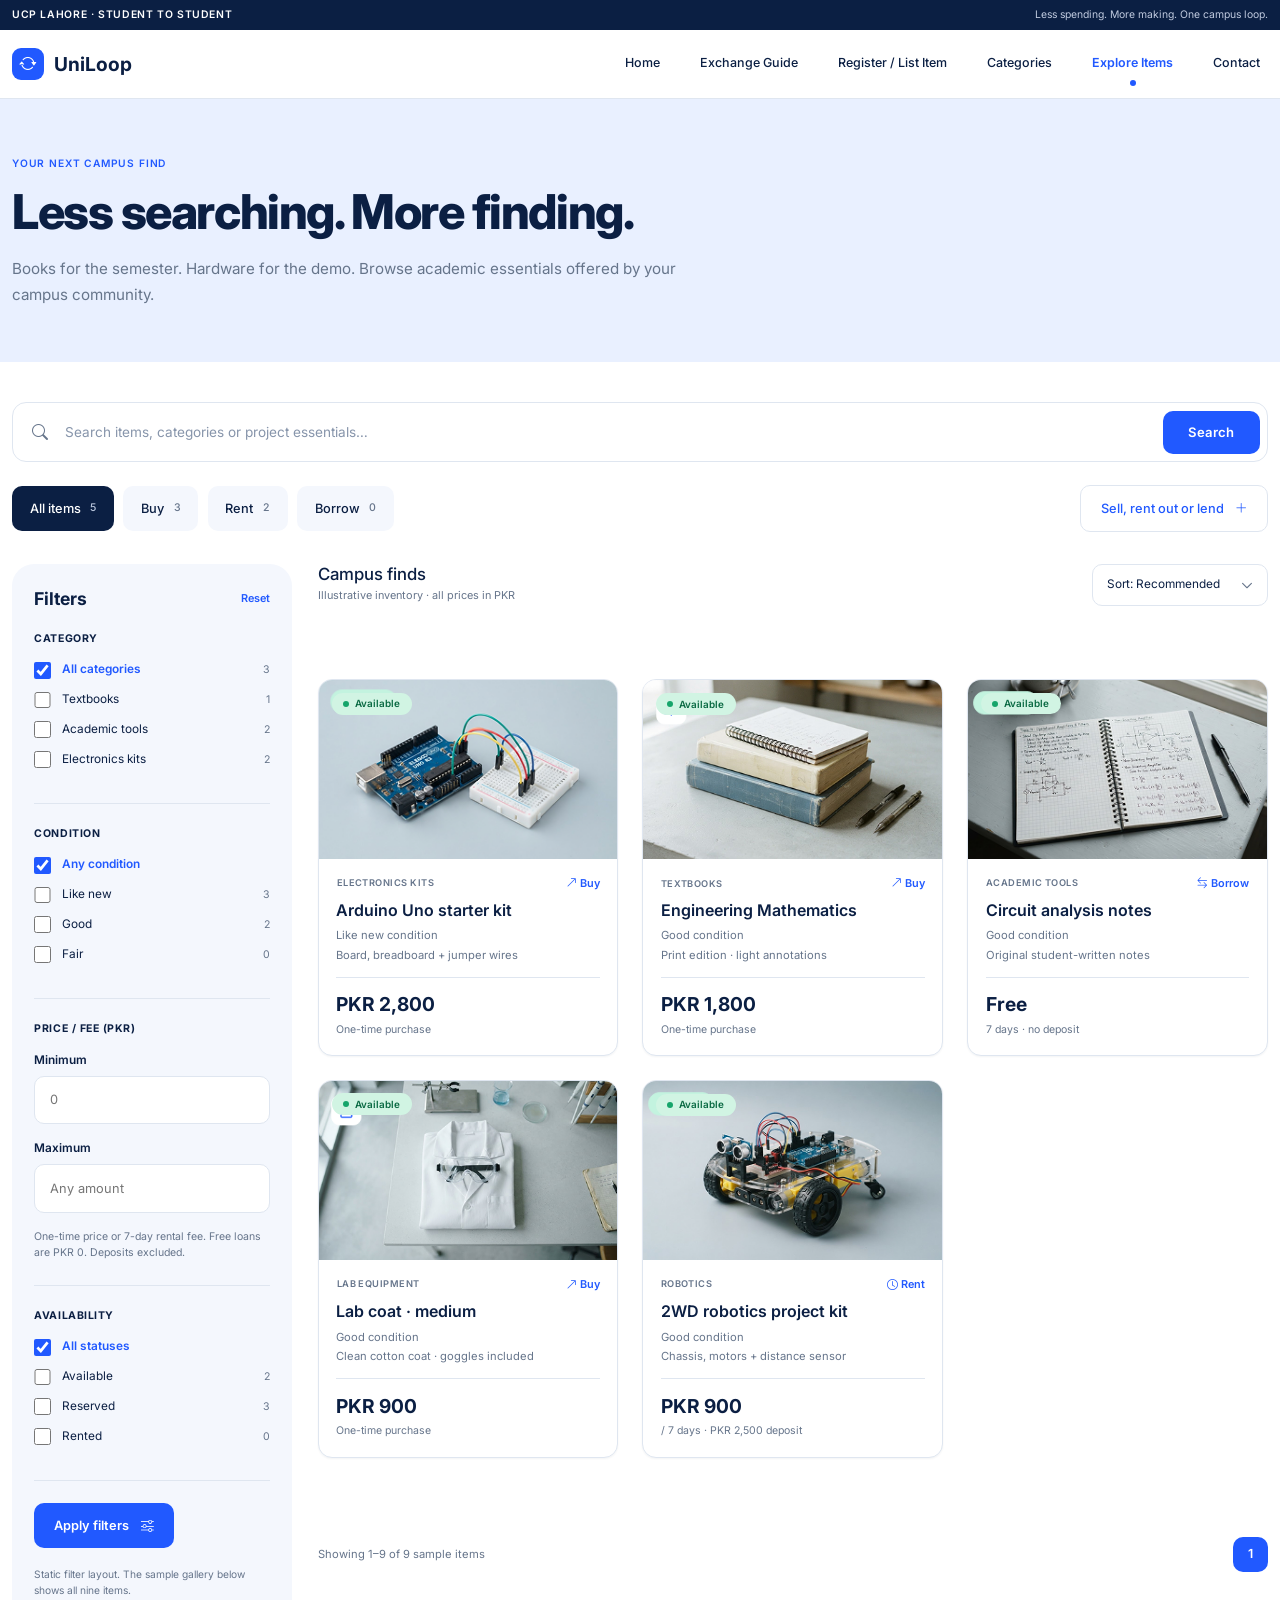
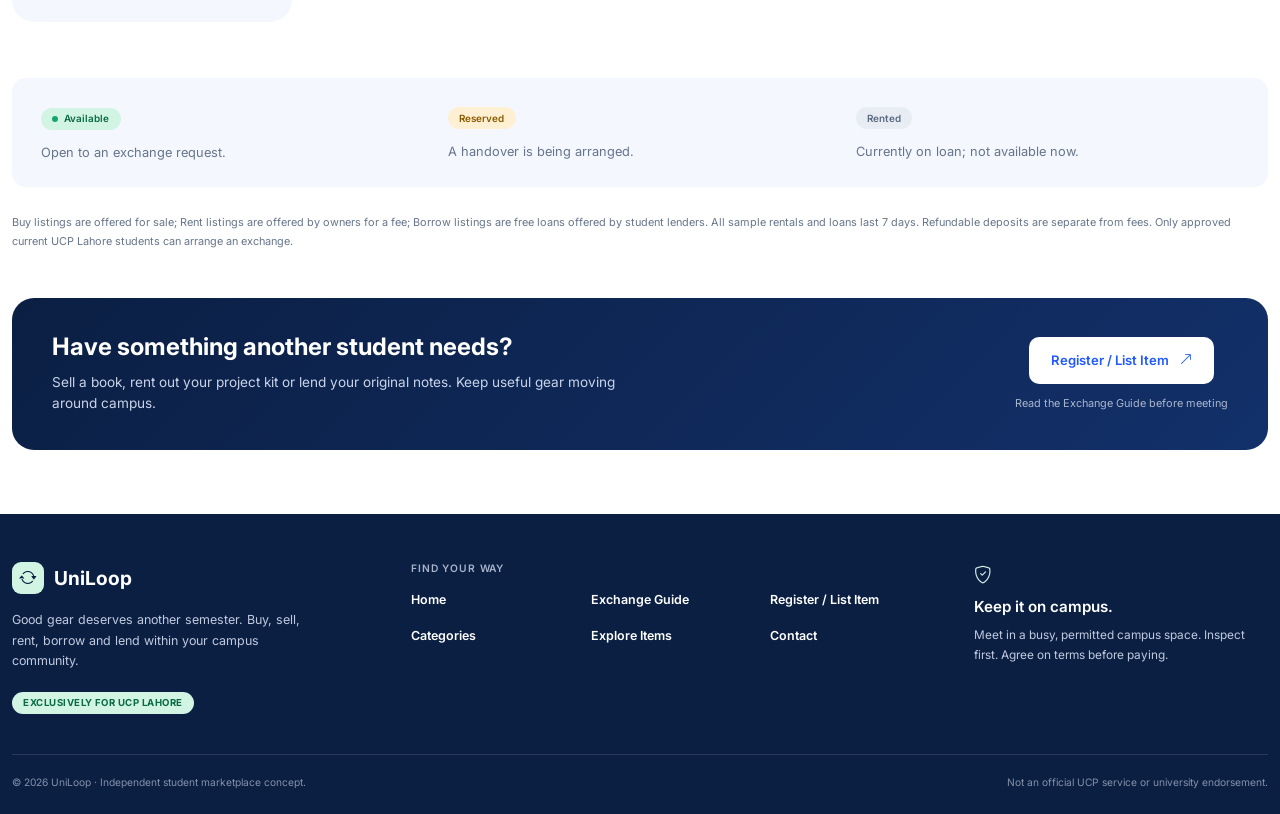
<file: portfolio.html>
<!DOCTYPE html>
<html lang="en">

<head>
    <meta charset="UTF-8">
    <meta name="viewport" content="width=device-width, initial-scale=1">
    <title>UniLoop | Explore Items</title>
    <meta name="description" content="Browse academic essentials and project hardware offered by UCP Lahore students.">

    <link rel="preconnect" href="https://fonts.googleapis.com">
    <link rel="preconnect" href="https://fonts.gstatic.com" crossorigin>
    <link href="https://fonts.googleapis.com/css2?family=Inter:wght@400;500;600;700;800&display=swap" rel="stylesheet">
    <link href="https://cdn.jsdelivr.net/npm/bootstrap@5.3.3/dist/css/bootstrap.min.css" rel="stylesheet">
    <link href="https://cdn.jsdelivr.net/npm/bootstrap-icons@1.11.3/font/bootstrap-icons.min.css" rel="stylesheet">

    <!-- Stylesheet -->
    <link rel="stylesheet" href="css/portfolio.css">
</head>

<body>

    <!-- PART 1: Top bar, navigation, hero, search and tabs   -->

    <div class="strip-top">
        <div class="container strip-inner">
            <span class="strip-left">UCP Lahore · Student to student</span>
            <span class="strip-right">Less spending. More making. One campus loop.</span>
        </div>
    </div>

    <header class="site-nav">
        <nav class="navbar navbar-expand-lg">
            <div class="container">
                <a class="navbar-brand logo-link" href="index.html">
                    <span class="logo-icon"><i class="bi bi-arrow-repeat"></i></span>
                    <span class="logo-word">UniLoop</span>
                </a>

                <button class="navbar-toggler" type="button" data-bs-toggle="collapse" data-bs-target="#mainNav"
                    aria-controls="mainNav" aria-expanded="false" aria-label="Toggle navigation">
                    <span class="navbar-toggler-icon"></span>
                </button>

                <div class="collapse navbar-collapse" id="mainNav">
                    <ul class="navbar-nav ms-auto">
                        <li class="nav-item"><a class="nav-link" href="index.html">Home</a></li>
                        <li class="nav-item"><a class="nav-link" href="media.html">Exchange Guide</a></li>
                        <li class="nav-item"><a class="nav-link" href="register.html">Register / List Item</a></li>
                        <li class="nav-item"><a class="nav-link" href="services.html">Categories</a></li>
                        <li class="nav-item"><a class="nav-link active" aria-current="page"
                                href="portfolio.html">Explore Items</a></li>
                        <li class="nav-item"><a class="nav-link" href="contact.html">Contact</a></li>
                    </ul>
                </div>
            </div>
        </nav>
    </header>

    <main>
        <section class="hero">
            <div class="container">
                <p class="eyebrow">Your next campus find</p>
                <h1 class="hero-title">Less searching. More finding.</h1>
                <p class="hero-lead">Books for the semester. Hardware for the demo. Browse academic essentials offered
                    by your campus community.</p>
            </div>
        </section>

        <section class="finder">
            <div class="container">
                <form class="search-bar" action="portfolio.html" role="search">
                    <i class="bi bi-search"></i>
                    <input type="search" name="q" placeholder="Search items, categories or project essentials…"
                        aria-label="Search items">
                    <button type="submit">Search</button>
                </form>

                <div class="tab-row">
                    <ul class="tabs">
                        <li><a href="portfolio.html" class="tab is-active" aria-current="true">All items
                                <span>5</span></a></li>
                        <li><a href="portfolio.html" class="tab">Buy <span>3</span></a></li>
                        <li><a href="portfolio.html" class="tab">Rent <span>2</span></a></li>
                        <li><a href="portfolio.html" class="tab">Borrow <span>0</span></a></li>
                    </ul>
                    <a href="register.html" class="btn-line">Sell, rent out or lend <i class="bi bi-plus-lg"></i></a>
                </div>

                <!-- PART 2: Filters sidebar (grid area: filters)  -->

                <div class="catalog">

                    <aside class="filters" aria-label="Filters">
                        <form action="portfolio.html" method="get">
                            <div class="filters-top">
                                <h2>Filters</h2>
                                <button type="reset" class="reset-link">Reset</button>
                            </div>

                            <fieldset class="filter-group">
                                <legend>Category</legend>
                                <label class="opt"><input type="checkbox" name="category" checked><span
                                        class="is-all">All categories</span><em>3</em></label>
                                <label class="opt"><input type="checkbox"
                                        name="category"><span>Textbooks</span><em>1</em></label>
                                <label class="opt"><input type="checkbox" name="category"><span>Academic
                                        tools</span><em>2</em></label>
                                <label class="opt"><input type="checkbox" name="category"><span>Electronics
                                        kits</span><em>2</em></label>
                            </fieldset>

                            <fieldset class="filter-group">
                                <legend>Condition</legend>
                                <label class="opt"><input type="checkbox" name="condition" checked><span
                                        class="is-all">Any condition</span></label>
                                <label class="opt"><input type="checkbox" name="condition"><span>Like
                                        new</span><em>3</em></label>
                                <label class="opt"><input type="checkbox"
                                        name="condition"><span>Good</span><em>2</em></label>
                                <label class="opt"><input type="checkbox"
                                        name="condition"><span>Fair</span><em>0</em></label>
                            </fieldset>

                            <fieldset class="filter-group">
                                <legend>Price / fee (PKR)</legend>
                                <label class="num-label" for="minPrice">Minimum</label>
                                <input type="number" id="minPrice" name="minPrice" placeholder="0" min="0">
                                <label class="num-label" for="maxPrice">Maximum</label>
                                <input type="number" id="maxPrice" name="maxPrice" placeholder="Any amount" min="0">
                                <p class="filter-hint">One-time price or 7-day rental fee. Free loans are PKR 0.
                                    Deposits excluded.</p>
                            </fieldset>

                            <fieldset class="filter-group">
                                <legend>Availability</legend>
                                <label class="opt"><input type="checkbox" name="status" checked><span class="is-all">All
                                        statuses</span></label>
                                <label class="opt"><input type="checkbox"
                                        name="status"><span>Available</span><em>2</em></label>
                                <label class="opt"><input type="checkbox"
                                        name="status"><span>Reserved</span><em>3</em></label>
                                <label class="opt"><input type="checkbox"
                                        name="status"><span>Rented</span><em>0</em></label>
                            </fieldset>

                            <button type="submit" class="apply-btn">Apply filters <i class="bi bi-sliders"></i></button>
                            <p class="filter-foot">Static filter layout. The sample gallery below shows all nine items.
                            </p>
                        </form>
                    </aside>

                    <!-- PART 3: Results header and image gallery with captions -->

                    <div class="results-head">
                        <div>
                            <h2>Campus finds</h2>
                            <p>Illustrative inventory · all prices in PKR</p>
                        </div>
                        <label class="sort-box">
                            <span class="visually-hidden">Sort items</span>
                            <select name="sort">
                                <option selected>Sort: Recommended</option>
                                <option>Price: low to high</option>
                                <option>Price: high to low</option>
                                <option>Newest first</option>
                            </select>
                        </label>
                    </div>

                    <div class="gallery">

                        <figure class="item">
                            <div class="item-photo">
                                <span class="status status-available">Available</span>                                
                                <img src="images/1arduino.png" alt="Arduino Uno board wired to a breadboard"
                                    class="item-img">
                            </div>
                            <figcaption class="item-caption">
                                <div class="item-meta">
                                    <span class="item-cat">Electronics kits</span>
                                    <span class="item-type type-buy"><i class="bi bi-arrow-up-right"></i> Buy</span>
                                </div>
                                <h3 class="item-title">Arduino Uno starter kit</h3>
                                <p class="item-line">Like new condition</p>
                                <p class="item-line">Board, breadboard + jumper wires</p>
                                <hr class="item-rule">
                                <p class="item-price">PKR 2,800</p>
                                <p class="item-note">One-time purchase</p>
                            </figcaption>
                        </figure>

                        <figure class="item">
                            <div class="item-photo">
                                <span class="status status-available">Available</span>
                                <img src="images/Textbook.png" alt="Engineering Mathematics textbook with notebook"
                                    class="item-img">
                            </div>
                            <figcaption class="item-caption">
                                <div class="item-meta">
                                    <span class="item-cat">Textbooks</span>
                                    <span class="item-type type-buy"><i class="bi bi-arrow-up-right"></i> Buy</span>
                                </div>
                                <h3 class="item-title">Engineering Mathematics</h3>
                                <p class="item-line">Good condition</p>
                                <p class="item-line">Print edition · light annotations</p>
                                <hr class="item-rule">
                                <p class="item-price">PKR 1,800</p>
                                <p class="item-note">One-time purchase</p>
                            </figcaption>
                        </figure>

                        <figure class="item">
                            <div class="item-photo">
                                <span class="status status-available">Available</span>
                                <img src="images/Circuit-Notes.png" alt="Handwritten circuit analysis notes in a notebook"
                                    class="item-img">
                            </div>
                            <figcaption class="item-caption">
                                <div class="item-meta">
                                    <span class="item-cat">Academic tools</span>
                                    <span class="item-type type-borrow"><i class="bi bi-arrow-left-right"></i>
                                        Borrow</span>
                                </div>
                                <h3 class="item-title">Circuit analysis notes</h3>
                                <p class="item-line">Good condition</p>
                                <p class="item-line">Original student-written notes</p>
                                <hr class="item-rule">
                                <p class="item-price">Free</p>
                                <p class="item-note">7 days · no deposit</p>
                            </figcaption>
                        </figure>

                        <figure class="item">
                            <div class="item-photo">
                                <span class="status status-available">Available</span>
                                <img src="images/Lab-eq.png" alt="White lab coat with safety goggles"
                                    class="item-img">
                            </div>
                            <figcaption class="item-caption">
                                <div class="item-meta">
                                    <span class="item-cat">Lab equipment</span>
                                    <span class="item-type type-buy"><i class="bi bi-arrow-up-right"></i> Buy</span>
                                </div>
                                <h3 class="item-title">Lab coat · medium</h3>
                                <p class="item-line">Good condition</p>
                                <p class="item-line">Clean cotton coat · goggles included</p>
                                <hr class="item-rule">
                                <p class="item-price">PKR 900</p>
                                <p class="item-note">One-time purchase</p>
                            </figcaption>
                        </figure>

                        <figure class="item">
                            <div class="item-photo">
                                <span class="status status-available">Available</span>
                                <img src="images/robo.png" alt="Two-wheel-drive robot car kit with sensor"
                                    class="item-img">
                            </div>
                            <figcaption class="item-caption">
                                <div class="item-meta">
                                    <span class="item-cat">Robotics</span>
                                    <span class="item-type type-rent"><i class="bi bi-clock"></i> Rent</span>
                                </div>
                                <h3 class="item-title">2WD robotics project kit</h3>
                                <p class="item-line">Good condition</p>
                                <p class="item-line">Chassis, motors + distance sensor</p>
                                <hr class="item-rule">
                                <p class="item-price">PKR 900</p>
                                <p class="item-note">/ 7 days · PKR 2,500 deposit</p>
                            </figcaption>
                        </figure>                        
                    </div>

                    <nav class="pager" aria-label="Pagination">
                        <span>Showing 1–9 of 9 sample items</span>
                        <a href="portfolio.html" class="page-btn" aria-current="page">1</a>
                    </nav>

                </div>
            </div>
        </section>

        <!-- PART 4: Status legend, call to action and footer  -->

        <section class="legend-wrap">
            <div class="container">
                <div class="legend">
                    <div class="legend-item"><span class="status status-available">Available</span>
                        <p>Open to an exchange request.</p>
                    </div>
                    <div class="legend-item"><span class="status status-reserved">Reserved</span>
                        <p>A handover is being arranged.</p>
                    </div>
                    <div class="legend-item"><span class="status status-rented">Rented</span>
                        <p>Currently on loan; not available now.</p>
                    </div>
                </div>
                <p class="legend-note">Buy listings are offered for sale; Rent listings are offered by owners for a fee;
                    Borrow listings are free loans offered by student lenders. All sample rentals and loans last 7 days.
                    Refundable deposits are separate from fees. Only approved current UCP Lahore students can arrange an
                    exchange.</p>
            </div>
        </section>

        <section class="cta-wrap">
            <div class="container">
                <div class="cta-band">
                    <div class="cta-copy">
                        <h2>Have something another student needs?</h2>
                        <p>Sell a book, rent out your project kit or lend your original notes. Keep useful gear moving
                            around campus.</p>
                    </div>
                    <div class="cta-side">
                        <a href="register.html" class="cta-btn">Register / List Item <i
                                class="bi bi-arrow-up-right"></i></a>
                        <span>Read the Exchange Guide before meeting</span>
                    </div>
                </div>
            </div>
        </section>

    </main>

    <footer class="site-foot">
        <div class="container">
            <div class="foot-grid">

                <div class="foot-brand">
                    <a class="logo-link logo-light" href="index.html">
                        <span class="logo-icon"><i class="bi bi-arrow-repeat"></i></span>
                        <span class="logo-word">UniLoop</span>
                    </a>
                    <p>Good gear deserves another semester. Buy, sell, rent, borrow and lend within your campus
                        community.</p>
                    <span class="foot-badge">Exclusively for UCP Lahore</span>
                </div>

                <div class="foot-links">
                    <h4>Find your way</h4>
                    <ul>
                        <li><a href="index.html">Home</a></li>
                        <li><a href="media.html">Exchange Guide</a></li>
                        <li><a href="register.html">Register / List Item</a></li>
                        <li><a href="services.html">Categories</a></li>
                        <li><a href="portfolio.html">Explore Items</a></li>
                        <li><a href="contact.html">Contact</a></li>
                    </ul>
                </div>

                <div class="foot-safe">
                    <i class="bi bi-shield-check"></i>
                    <h4>Keep it on campus.</h4>
                    <p>Meet in a busy, permitted campus space. Inspect first. Agree on terms before paying.</p>
                </div>

            </div>

            <div class="foot-end">
                <span>© 2026 UniLoop · Independent student marketplace concept.</span>
                <span>Not an official UCP service or university endorsement.</span>
            </div>
        </div>
    </footer>

    <script src="https://cdn.jsdelivr.net/npm/bootstrap@5.3.3/dist/js/bootstrap.bundle.min.js"></script>
</body>
</html>
</file>
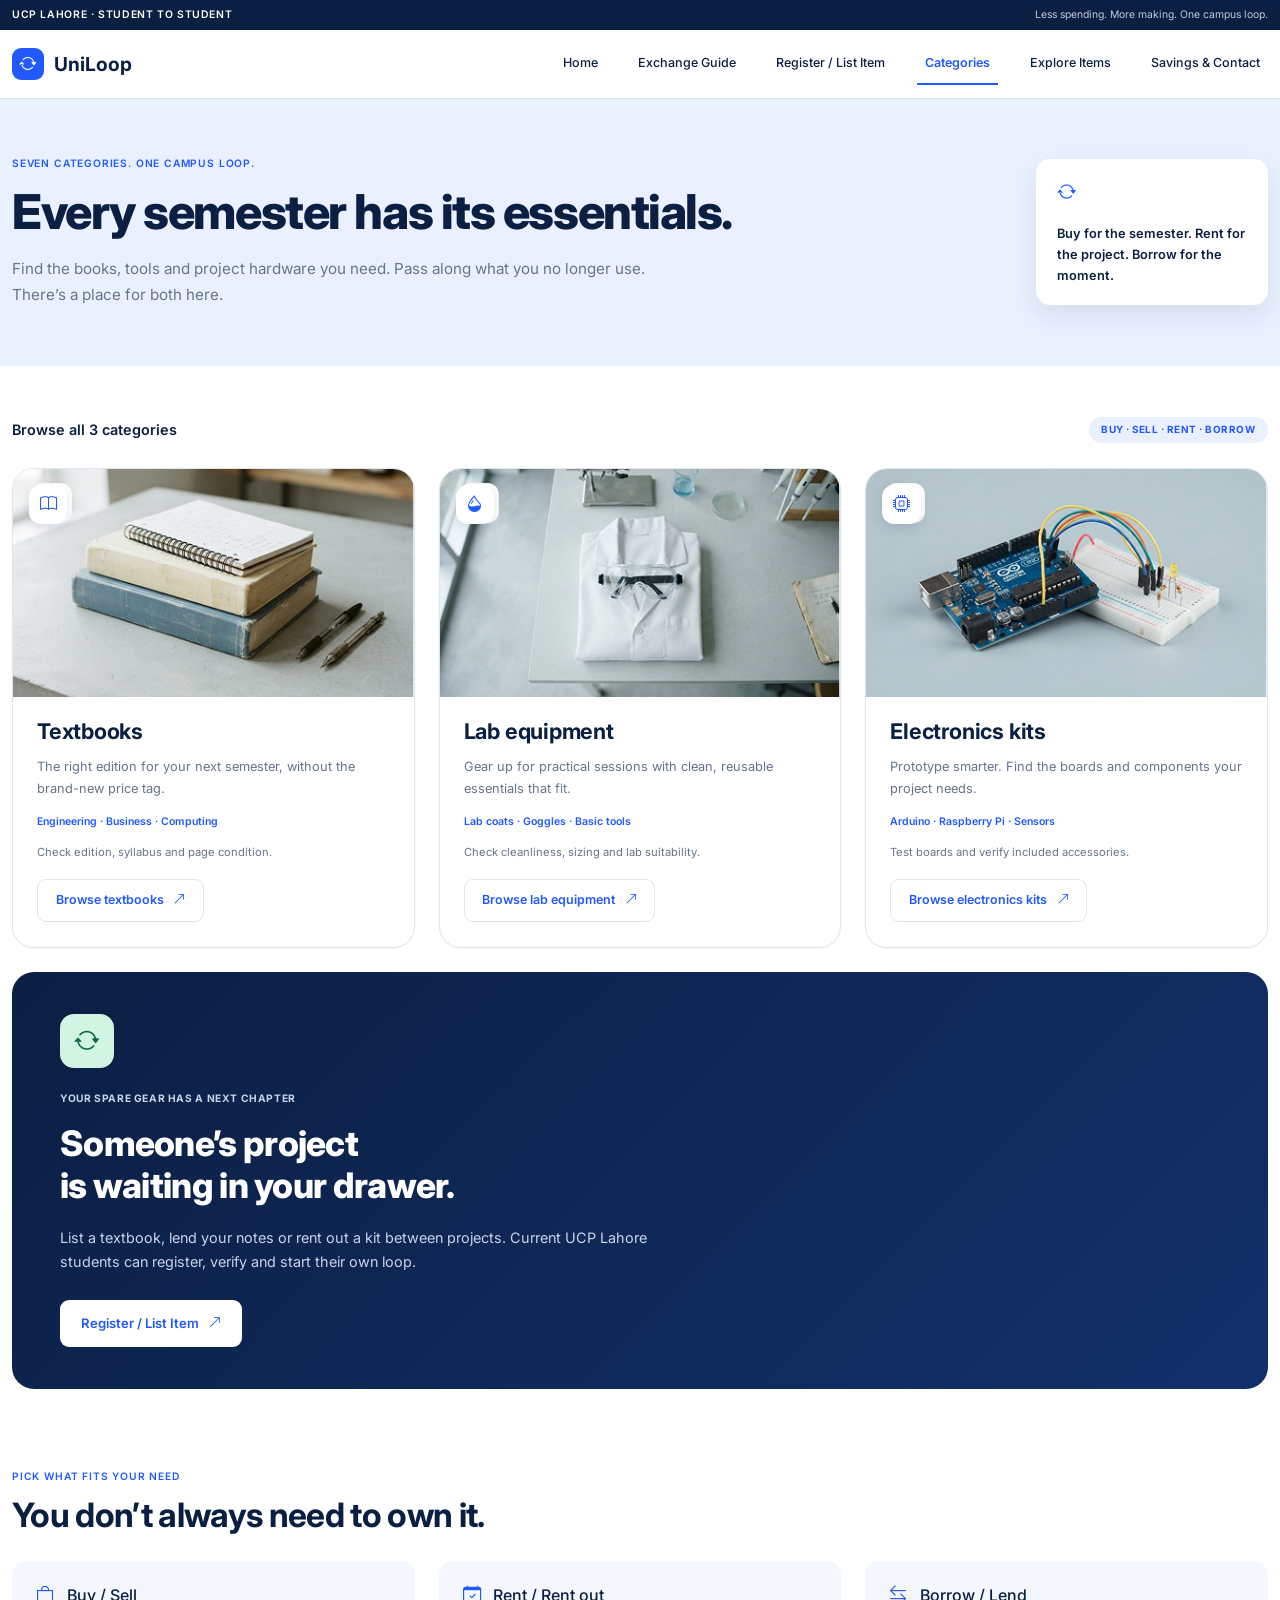
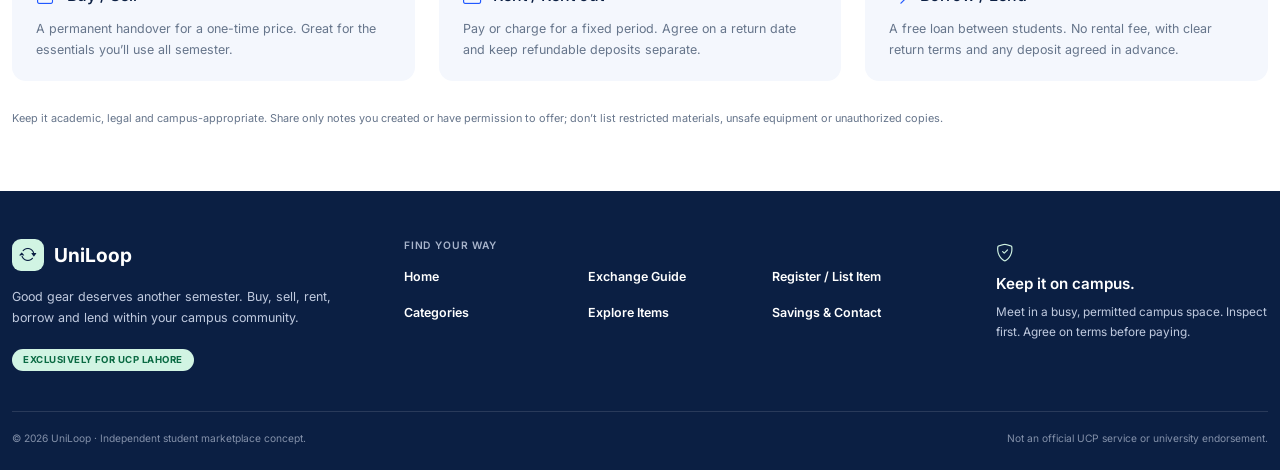
<file: services.html>
<!DOCTYPE html>
<html lang="en">

<head>
    <meta charset="UTF-8">
    <meta name="viewport" content="width=device-width, initial-scale=1">
    <title>UniLoop | Categories</title>
    <meta name="description"
        content="Browse seven categories of academic gear and project hardware shared between UCP Lahore students.">

    <!-- Fonts, Bootstrap and Bootstrap Icons -->
    <link rel="preconnect" href="https://fonts.googleapis.com">
    <link rel="preconnect" href="https://fonts.gstatic.com" crossorigin>
    <link href="https://fonts.googleapis.com/css2?family=Inter:wght@400;500;600;700;800&display=swap" rel="stylesheet">
    <link href="https://cdn.jsdelivr.net/npm/bootstrap@5.3.3/dist/css/bootstrap.min.css" rel="stylesheet">
    <link href="https://cdn.jsdelivr.net/npm/bootstrap-icons@1.11.3/font/bootstrap-icons.min.css" rel="stylesheet">

    <!-- stylesheet -->
    <link rel="stylesheet" href="css/services.css">
</head>

<body>

    <!-- PART 1: Top bar, navigation and hero -->

    <div class="ribbon">
        <div class="container ribbon-inner">
            <span class="ribbon-left">UCP Lahore · Student to student</span>
            <span class="ribbon-right">Less spending. More making. One campus loop.</span>
        </div>
    </div>

    <header class="nav-bar">
        <nav class="navbar navbar-expand-lg">
            <div class="container">
                <a class="navbar-brand mark-link" href="index.html">
                    <span class="mark-icon"><i class="bi bi-arrow-repeat"></i></span>
                    <span class="mark-word">UniLoop</span>
                </a>

                <button class="navbar-toggler" type="button" data-bs-toggle="collapse" data-bs-target="#mainNav"
                    aria-controls="mainNav" aria-expanded="false" aria-label="Toggle navigation">
                    <span class="navbar-toggler-icon"></span>
                </button>

                <div class="collapse navbar-collapse" id="mainNav">
                    <ul class="navbar-nav ms-auto">
                        <li class="nav-item"><a class="nav-link" href="index.html">Home</a></li>
                        <li class="nav-item"><a class="nav-link" href="media.html">Exchange Guide</a></li>
                        <li class="nav-item"><a class="nav-link" href="register.html">Register / List Item</a></li>
                        <li class="nav-item"><a class="nav-link active" aria-current="page"
                                href="services.html">Categories</a></li>
                        <li class="nav-item"><a class="nav-link" href="portfolio.html">Explore Items</a></li>
                        <li class="nav-item"><a class="nav-link" href="contact.html">Savings &amp; Contact</a></li>
                    </ul>
                </div>
            </div>
        </nav>
    </header>

    <main>

        <section class="hero">
            <div class="container hero-inner">
                <div class="hero-copy">
                    <p class="eyebrow">Seven categories. One campus loop.</p>
                    <h1 class="hero-title">Every semester has its essentials.</h1>
                    <p class="hero-lead">Find the books, tools and project hardware you need. Pass along what you no
                        longer use. There’s a place for both here.</p>
                </div>
                <aside class="hero-card">
                    <i class="bi bi-arrow-repeat"></i>
                    <p>Buy for the semester. Rent for the project. Borrow for the moment.</p>
                </aside>
            </div>
        </section>

        <!-- PART 2: Category cards (flexbox card list) -->

        <section class="browse">
            <div class="container">

                <div class="browse-head">
                    <h2 class="browse-title">Browse all 3 categories</h2>
                    <span class="mode-pill">Buy · Sell · Rent · Borrow</span>
                </div>

                <ul class="card-list">

                    <li class="cat-card">
                        <div class="cat-media">
                            <span class="cat-badge"><i class="bi bi-book"></i></span>
                            <img src="images/Textbook.png" alt="Notebooks and textbooks stacked on a desk"
                                class="cat-img">
                        </div>
                        <div class="cat-body">
                            <h3 class="cat-title">Textbooks</h3>
                            <p class="cat-text">The right edition for your next semester, without the brand-new price
                                tag.</p>
                            <p class="cat-tags">Engineering · Business · Computing</p>
                            <p class="cat-check">Check edition, syllabus and page condition.</p>
                            <a href="portfolio.html" class="cat-link">Browse textbooks <i
                                    class="bi bi-arrow-up-right"></i></a>
                        </div>
                    </li>

                    <li class="cat-card">
                        <div class="cat-media">
                            <span class="cat-badge"><i class="bi bi-droplet-half"></i></span>
                            <img src="images/Lab-eq.png" alt="White lab coat and safety goggles on a lab bench"
                                class="cat-img">
                        </div>
                        <div class="cat-body">
                            <h3 class="cat-title">Lab equipment</h3>
                            <p class="cat-text">Gear up for practical sessions with clean, reusable essentials that fit.
                            </p>
                            <p class="cat-tags">Lab coats · Goggles · Basic tools</p>
                            <p class="cat-check">Check cleanliness, sizing and lab suitability.</p>
                            <a href="portfolio.html" class="cat-link">Browse lab equipment <i
                                    class="bi bi-arrow-up-right"></i></a>
                        </div>
                    </li>

                    <li class="cat-card">
                        <div class="cat-media">
                            <span class="cat-badge"><i class="bi bi-cpu"></i></span>
                            <img src="images/Electronic.png" alt="Arduino board connected to a breadboard"
                                class="cat-img">
                        </div>
                        <div class="cat-body">
                            <h3 class="cat-title">Electronics kits</h3>
                            <p class="cat-text">Prototype smarter. Find the boards and components your project needs.
                            </p>
                            <p class="cat-tags">Arduino · Raspberry Pi · Sensors</p>
                            <p class="cat-check">Test boards and verify included accessories.</p>
                            <a href="portfolio.html" class="cat-link">Browse electronics kits <i
                                    class="bi bi-arrow-up-right"></i></a>
                        </div>
                    </li>

                    <!-- PART 3: Call-to-action card and "own it" section -->

                    <li class="cta-card">
                        <span class="cta-icon"><i class="bi bi-arrow-repeat"></i></span>
                        <p class="cta-eyebrow">Your spare gear has a next chapter</p>
                        <h2 class="cta-title">Someone’s project<br>is waiting in your drawer.</h2>
                        <p class="cta-text">List a textbook, lend your notes or rent out a kit between projects. Current
                            UCP Lahore students can register, verify and start their own loop.</p>
                        <a href="register.html" class="cta-btn">Register / List Item <i
                                class="bi bi-arrow-up-right"></i></a>
                    </li>

                </ul>
            </div>
        </section>

        <section class="modes">
            <div class="container">
                <p class="eyebrow">Pick what fits your need</p>
                <h2 class="modes-title">You don’t always need to own it.</h2>

                <div class="mode-list">
                    <article class="mode-card">
                        <div class="mode-top"><i class="bi bi-bag"></i>
                            <h3>Buy / Sell</h3>
                        </div>
                        <p>A permanent handover for a one-time price. Great for the essentials you’ll use all semester.
                        </p>
                    </article>
                    <article class="mode-card">
                        <div class="mode-top"><i class="bi bi-calendar-check"></i>
                            <h3>Rent / Rent out</h3>
                        </div>
                        <p>Pay or charge for a fixed period. Agree on a return date and keep refundable deposits
                            separate.</p>
                    </article>
                    <article class="mode-card">
                        <div class="mode-top"><i class="bi bi-arrow-left-right"></i>
                            <h3>Borrow / Lend</h3>
                        </div>
                        <p>A free loan between students. No rental fee, with clear return terms and any deposit agreed
                            in advance.</p>
                    </article>
                </div>

                <p class="modes-note">Keep it academic, legal and campus-appropriate. Share only notes you created or
                    have permission to offer; don’t list restricted materials, unsafe equipment or unauthorized copies.
                </p>
            </div>
        </section>
    </main>

    <!-- PART 4: Footer  -->
    <footer class="site-foot">
        <div class="container">
            <div class="foot-grid">

                <div class="foot-brand">
                    <a class="mark-link mark-light" href="index.html">
                        <span class="mark-icon"><i class="bi bi-arrow-repeat"></i></span>
                        <span class="mark-word">UniLoop</span>
                    </a>
                    <p>Good gear deserves another semester. Buy, sell, rent, borrow and lend within your campus
                        community.</p>
                    <span class="foot-badge">Exclusively for UCP Lahore</span>
                </div>

                <div class="foot-links">
                    <h4>Find your way</h4>
                    <ul>
                        <li><a href="index.html">Home</a></li>
                        <li><a href="media.html">Exchange Guide</a></li>
                        <li><a href="register.html">Register / List Item</a></li>
                        <li><a href="services.html">Categories</a></li>                        
                        <li><a href="portfolio.html">Explore Items</a></li>
                        <li><a href="contact.html">Savings &amp; Contact</a></li>
                    </ul>
                </div>

                <div class="foot-safe">
                    <i class="bi bi-shield-check"></i>
                    <h4>Keep it on campus.</h4>
                    <p>Meet in a busy, permitted campus space. Inspect first. Agree on terms before paying.</p>
                </div>

            </div>

            <div class="foot-end">
                <span>© 2026 UniLoop · Independent student marketplace concept.</span>
                <span>Not an official UCP service or university endorsement.</span>
            </div>
        </div>
    </footer>

    <script src="https://cdn.jsdelivr.net/npm/bootstrap@5.3.3/dist/js/bootstrap.bundle.min.js"></script>
</body>
</html>
</file>
<file: css/home.css>
/* home.css */

/* Design tokens */
:root {
    --navy: #0d2145;
    --blue: #2159ff;
    --blue-dark: #1a47d1;
    --ink: #0d2145;
    --muted: #64748b;
    --hero-bg: #e9f0ff;
    --tile-bg: #f2f6fc;
    --soft-bg: #f5f8fe;
    --line: #e1e8f2;
    --mint: #d3f5e5;
    --mint-ink: #0b6b44;
    --white: #ffffff;
    --radius-lg: 22px;
    --radius-md: 14px;
    --radius-sm: 10px;
    --shadow-soft: 0 1px 2px rgba(13, 33, 69, 0.05);
    --shadow-lift: 0 18px 36px rgba(13, 33, 69, 0.14);
}

/* Base */
html {
    scroll-behavior: smooth;
}

body {
    font-family: "Inter", system-ui, -apple-system, "Segoe UI", Roboto, sans-serif;
    color: var(--ink);
    background: var(--white);
    -webkit-font-smoothing: antialiased;
}

a {
    text-decoration: none;
}

.container {
    max-width: 1280px;
}

img {
    max-width: 100%;
}

:focus-visible {
    outline: 3px solid var(--blue);
    outline-offset: 3px;
}

/* Shared small pieces */
.eyebrow {
    font-size: 0.68rem;
    font-weight: 600;
    letter-spacing: 0.08em;
    text-transform: uppercase;
    color: var(--blue);
    margin-bottom: 0.75rem;
}

.section {
    padding: 4.25rem 0;
}

.section-head {
    display: flex;
    flex-wrap: wrap;
    align-items: flex-end;
    justify-content: space-between;
    gap: 1rem;
    margin-bottom: 1.75rem;
}

.section-title {
    font-size: clamp(1.7rem, 3vw, 2.15rem);
    font-weight: 700;
    letter-spacing: -0.02em;
    margin: 0;
}

.section-sub {
    color: var(--muted);
    font-size: 0.9rem;
    margin: 0.5rem 0 0;
}

.btn-outline-soft {
    display: inline-flex;
    align-items: center;
    gap: 0.5rem;
    padding: 0.65rem 1.1rem;
    font-size: 0.82rem;
    font-weight: 500;
    color: var(--blue);
    background: var(--white);
    border: 1px solid var(--line);
    border-radius: var(--radius-sm);
    white-space: nowrap;
    transition: background 0.2s ease, border-color 0.2s ease, color 0.2s ease;
}

.btn-outline-soft:hover {
    background: var(--blue);
    border-color: var(--blue);
    color: var(--white);
}

/* PART 1: Top bar, navigation, hero  */

/* Top bar */
.topbar {
    background: var(--navy);
    color: var(--white);
    font-size: 0.66rem;
    padding: 0.45rem 0;
}

.topbar-left {
    font-weight: 600;
    letter-spacing: 0.06em;
    text-transform: uppercase;
}

.topbar-right {
    color: #c3cde0;
}

/* Header and nav */
.site-header {
    background: var(--white);
    position: sticky;
    top: 0;
    z-index: 1030;
    border-bottom: 1px solid var(--line);
}

.site-header .navbar {
    padding: 0.85rem 0;
}

.brand {
    display: inline-flex;
    align-items: center;
    gap: 0.6rem;
    color: var(--navy);
    font-size: 1.2rem;
    font-weight: 700;
    letter-spacing: -0.01em;
}

.brand:hover {
    color: var(--navy);
}

.brand-mark {
    display: inline-flex;
    align-items: center;
    justify-content: center;
    width: 2rem;
    height: 2rem;
    font-size: 1.1rem;
    color: var(--white);
    background: var(--blue);
    border-radius: 9px;
}

.site-header .nav-link {
    position: relative;
    padding: 0.4rem 0;
    margin-left: 1.6rem;
    font-size: 0.78rem;
    font-weight: 500;
    color: var(--navy);
}

.site-header .nav-link:hover {
    color: var(--blue);
}

.site-header .nav-link.active {
    color: var(--blue);
    font-weight: 600;
}

.site-header .nav-link.active::after {
    content: "";
    position: absolute;
    left: 0;
    right: 0;
    bottom: -0.35rem;
    height: 2px;
    background: var(--blue);
    border-radius: 2px;
}

.navbar-toggler {
    border: 1px solid var(--line);
}

.navbar-toggler:focus {
    box-shadow: 0 0 0 3px rgba(33, 89, 255, 0.25);
}

/* Hero */
.hero {
    background: var(--hero-bg);
    padding: 5.5rem 0;
}

.hero-title {
    max-width: 30rem;
    font-size: clamp(2.4rem, 5vw, 3.5rem);
    font-weight: 800;
    line-height: 1.08;
    letter-spacing: -0.03em;
    margin-bottom: 1.25rem;
}

.hero-title .accent {
    color: var(--blue);
}

.hero-lead {
    max-width: 28rem;
    font-size: 0.95rem;
    line-height: 1.65;
    color: var(--muted);
    margin-bottom: 1.6rem;
}

/* Search */
.search-box {
    display: flex;
    align-items: center;
    max-width: 33rem;
    padding: 0.4rem 0.4rem 0.4rem 1rem;
    background: var(--white);
    border: 1px solid var(--line);
    border-radius: var(--radius-md);
    box-shadow: var(--shadow-soft);
}

.search-box:focus-within {
    border-color: var(--blue);
    box-shadow: 0 0 0 3px rgba(33, 89, 255, 0.15);
}

.search-icon {
    color: var(--muted);
    margin-right: 0.7rem;
}

.search-input {
    flex: 1;
    min-width: 0;
    border: 0;
    outline: 0;
    background: transparent;
    font-size: 0.85rem;
    color: var(--ink);
}

.search-input::placeholder {
    color: #7b8aa0;
}

.btn-search {
    border: 0;
    padding: 0.7rem 1.3rem;
    font-size: 0.82rem;
    font-weight: 600;
    color: var(--white);
    background: var(--blue);
    border-radius: var(--radius-sm);
    transition: background 0.2s ease;
}

.btn-search:hover {
    background: var(--blue-dark);
}

.popular {
    margin: 0.9rem 0 1.4rem;
    font-size: 0.72rem;
}

.popular-label {
    color: var(--muted);
    margin-right: 0.4rem;
}

.popular a {
    color: var(--blue);
    font-weight: 500;
    margin-right: 0.7rem;
}

.popular a:hover {
    text-decoration: underline;
}

.hero-actions {
    display: flex;
    flex-wrap: wrap;
    align-items: center;
    gap: 1rem;
}

.hero-hint {
    font-size: 0.72rem;
    color: var(--muted);
}

/* Hero image */
.hero-figure {
    position: relative;
    margin: 0;
    border-radius: 24px;
    overflow: hidden;
    box-shadow: 0 24px 48px rgba(13, 33, 69, 0.18);
}

.hero-img {
    display: block;
    width: 100%;
    height: 22rem;
    object-fit: cover;
}

.hero-note {
    position: absolute;
    left: 1.1rem;
    right: 1.1rem;
    bottom: 1.1rem;
    display: flex;
    align-items: center;
    gap: 0.8rem;
    padding: 0.9rem 1rem;
    background: var(--white);
    border-radius: var(--radius-md);
}

.note-icon {
    display: inline-flex;
    align-items: center;
    justify-content: center;
    flex-shrink: 0;
    width: 2.2rem;
    height: 2.2rem;
    font-size: 1.1rem;
    color: #0e8f6a;
    background: var(--mint);
    border-radius: 50%;
}

.note-text {
    display: flex;
    flex-direction: column;
    font-size: 0.72rem;
    color: var(--muted);
}

.note-text strong {
    font-size: 0.82rem;
    font-weight: 600;
    color: var(--ink);
}


/* PART 2: Trust strip and categories */

.trust-strip {
    padding: 1.5rem 0;
    border-bottom: 1px solid var(--line);
}

.trust-item {
    display: flex;
    align-items: center;
    gap: 0.8rem;
}

.trust-icon {
    font-size: 1.15rem;
    color: var(--blue);
}

.trust-item div {
    display: flex;
    flex-direction: column;
}

.trust-item strong {
    font-size: 0.8rem;
    font-weight: 600;
}

.trust-item span {
    font-size: 0.68rem;
    color: var(--muted);
}

.category-tile {
    display: flex;
    flex-direction: column;
    align-items: center;
    justify-content: center;
    gap: 0.9rem;
    height: 100%;
    min-height: 4.9rem;
    padding: 1.2rem 0.6rem;
    text-align: center;
    color: var(--ink);
    background: var(--tile-bg);
    border: 1px solid transparent;
    border-radius: var(--radius-md);
    transition: transform 0.2s ease, background 0.2s ease, border-color 0.2s ease;
}

.category-tile i {
    font-size: 1.15rem;
    color: var(--blue);
}

.category-tile span {
    font-size: 0.7rem;
    font-weight: 600;
    line-height: 1.3;
}

.category-tile:hover {
    transform: translateY(-3px);
    background: var(--white);
    border-color: var(--blue);
    color: var(--ink);
}


/* PART 3: Worth a look (hoverable item cards)  */

.featured {
    padding-top: 3rem;
}

.item-card {
    height: 100%;
    background: var(--white);
    border: 1px solid var(--line);
    border-radius: var(--radius-md);
    overflow: hidden;
    box-shadow: var(--shadow-soft);
    cursor: pointer;
    transition: transform 0.3s ease, box-shadow 0.3s ease, border-color 0.3s ease;
}

.item-card:hover,
.item-card:focus-within {
    transform: translateY(-8px);
    border-color: var(--blue);
    box-shadow: var(--shadow-lift);
}

.item-media {
    position: relative;
    height: 11.5rem;
    overflow: hidden;
    background: var(--tile-bg);
}

.item-img {
    display: block;
    width: 100%;
    height: 100%;
    object-fit: cover;
    transition: transform 0.5s ease;
}

.item-card:hover .item-img {
    transform: scale(1.08);
}

.badge-available {
    position: absolute;
    top: 0.7rem;
    left: 0.7rem;
    z-index: 1;
    padding: 0.2rem 0.6rem;
    font-size: 0.62rem;
    font-weight: 600;
    color: var(--mint-ink);
    background: var(--mint);
    border-radius: 999px;
}

.item-body {
    padding: 1rem 1.1rem 1.2rem;
}

.item-meta {
    display: flex;
    justify-content: space-between;
    align-items: center;
    margin-bottom: 0.55rem;
    font-size: 0.6rem;
    font-weight: 600;
    letter-spacing: 0.05em;
    text-transform: uppercase;
}

.item-category {
    color: var(--muted);
}

.item-type {
    color: var(--blue);
    transition: transform 0.25s ease;
}

.item-card:hover .item-type {
    transform: translateX(-3px);
}

.item-title {
    font-size: 1rem;
    font-weight: 600;
    margin: 0 0 0.45rem;
    transition: color 0.2s ease;
}

.item-card:hover .item-title {
    color: var(--blue);
}

.item-detail {
    margin: 0 0 0.15rem;
    font-size: 0.7rem;
    color: var(--muted);
}

.item-divider {
    margin: 0.8rem 0;
    border: 0;
    border-top: 1px solid var(--line);
    opacity: 1;
}

.item-price {
    margin: 0;
    font-size: 1.15rem;
    font-weight: 700;
}

.item-note {
    margin: 0.1rem 0 0;
    font-size: 0.66rem;
    color: var(--muted);
}

.fine-print {
    margin: 1.4rem 0 0;
    font-size: 0.66rem;
    color: var(--muted);
}

/* PART 4: How it works, call to action, footer*/

.steps {
    background: var(--soft-bg);
}

.step-card {
    height: 100%;
    padding: 1.4rem 1.5rem 1.6rem;
    background: var(--white);
    border: 1px solid var(--line);
    border-radius: var(--radius-md);
    box-shadow: var(--shadow-soft);
}

.step-top {
    display: flex;
    justify-content: space-between;
    align-items: center;
    margin-bottom: 1.6rem;
    font-size: 1.05rem;
    color: var(--blue);
}

.step-no {
    font-size: 0.72rem;
    color: var(--muted);
}

.step-title {
    font-size: 1.05rem;
    font-weight: 500;
    margin-bottom: 0.7rem;
}

.step-text {
    margin: 0;
    font-size: 0.78rem;
    line-height: 1.65;
    color: var(--muted);
}

/* Call to action */
.cta-section {
    padding: 4rem 0;
}

.cta-band {
    display: flex;
    flex-wrap: wrap;
    align-items: center;
    justify-content: space-between;
    gap: 1.5rem;
    padding: 2.2rem 2.5rem;
    color: var(--white);
    background: var(--navy);
    border-radius: var(--radius-lg);
}

.cta-copy h2 {
    font-size: 1.3rem;
    font-weight: 700;
    margin-bottom: 0.6rem;
}

.cta-copy p {
    max-width: 38rem;
    margin: 0;
    font-size: 0.8rem;
    line-height: 1.6;
    color: #c3cde0;
}

.cta-action {
    display: flex;
    flex-direction: column;
    align-items: center;
    gap: 0.6rem;
}

.cta-action span {
    font-size: 0.66rem;
    color: #aab6cc;
}

.btn-light-solid {
    display: inline-flex;
    align-items: center;
    gap: 0.5rem;
    padding: 0.8rem 1.4rem;
    font-size: 0.82rem;
    font-weight: 600;
    color: var(--blue);
    background: var(--white);
    border-radius: var(--radius-sm);
    transition: transform 0.2s ease, box-shadow 0.2s ease;
}

.btn-light-solid:hover {
    color: var(--blue-dark);
    transform: translateY(-2px);
    box-shadow: 0 10px 22px rgba(0, 0, 0, 0.25);
}

/* Footer */
.site-footer {
    padding: 3rem 0 1.5rem;
    color: var(--white);
    background: var(--navy);
}

.brand-footer {
    color: var(--white);
}

.brand-footer:hover {
    color: var(--white);
}

.brand-footer .brand-mark {
    color: var(--navy);
    background: var(--mint);
}

.footer-text {
    max-width: 19rem;
    margin: 1rem 0;
    font-size: 0.78rem;
    line-height: 1.65;
    color: #c3cde0;
}

.footer-pill {
    display: inline-block;
    padding: 0.25rem 0.7rem;
    font-size: 0.6rem;
    font-weight: 700;
    letter-spacing: 0.05em;
    text-transform: uppercase;
    color: var(--mint-ink);
    background: var(--mint);
    border-radius: 999px;
}

.footer-heading {
    margin-bottom: 1rem;
    font-size: 0.64rem;
    font-weight: 600;
    letter-spacing: 0.08em;
    text-transform: uppercase;
    color: #aab6cc;
}

.footer-links {
    display: grid;
    grid-template-columns: repeat(3, 1fr);
    gap: 1.1rem 1rem;
    margin: 0;
    padding: 0;
    list-style: none;
}

.footer-links a {
    display: flex;
    flex-direction: column;
    font-size: 0.78rem;
    font-weight: 600;
    color: var(--white);
}

.footer-links a:hover {
    color: #9db8ff;
}

.footer-links small {
    font-size: 0.62rem;
    font-weight: 400;
    color: #8795ad;
}

.footer-safe i {
    font-size: 1.1rem;
    color: var(--mint);
}

.footer-safe h4 {
    margin: 0.6rem 0;
    font-size: 0.95rem;
    font-weight: 600;
}

.footer-safe p {
    margin: 0;
    font-size: 0.74rem;
    line-height: 1.65;
    color: #c3cde0;
}

.footer-bottom {
    display: flex;
    flex-wrap: wrap;
    justify-content: space-between;
    gap: 0.5rem;
    margin-top: 2.5rem;
    padding-top: 1.2rem;
    font-size: 0.64rem;
    color: #8795ad;
    border-top: 1px solid rgba(255, 255, 255, 0.12);
}

/* Responsive tweaks   */

@media (max-width: 991.98px) {
    .hero {
        padding: 3.5rem 0;
    }

    .hero-img {
        height: 18rem;
    }

    .site-header .nav-link {
        margin-left: 0;
        padding: 0.6rem 0;
    }

    .site-header .nav-link.active::after {
        display: none;
    }

    .footer-links {
        grid-template-columns: repeat(2, 1fr);
    }
}

@media (max-width: 575.98px) {
    .section {
        padding: 3rem 0;
    }

    .cta-band {
        padding: 1.6rem;
    }

    .cta-action {
        align-items: flex-start;
    }

    .footer-links {
        grid-template-columns: 1fr 1fr;
    }
}

@media (prefers-reduced-motion: reduce) {
    html {
        scroll-behavior: auto;
    }

    * {
        transition: none !important;
    }

    .item-card:hover,
    .category-tile:hover {
        transform: none;
    }
}
</file>
<file: css/contact.css>
/* (styles for contact.html)*/

:root {
  --navy: #0b1f43;
  --blue: #2159ff;
  --blue-deep: #1846cf;
  --grey: #66758b;
  --sky: #e9f0ff;
  --mist: #f4f7fd;
  --line: #dfe6f0;
  --mint: #d1f4e3;
  --mint-ink: #0a6a43;
  --green: #0f7a4d;
  --sand: #fff3dc;
  --sand-line: #f2d9a6;
  --sand-ink: #8a5a00;
  --white: #fff;
  --r-xl: 22px;
  --r-md: 10px;
}

body {
  font-family:
    "Inter",
    system-ui,
    -apple-system,
    "Segoe UI",
    Roboto,
    sans-serif;
  color: var(--navy);
  background: var(--white);
  -webkit-font-smoothing: antialiased;
}
a {
  text-decoration: none;
}
.container {
  max-width: 1280px;
}
:focus-visible {
  outline: 3px solid var(--blue);
  outline-offset: 3px;
}

.eyebrow {
  margin-bottom: 0.7rem;
  font-size: 0.64rem;
  font-weight: 600;
  letter-spacing: 0.08em;
  text-transform: uppercase;
  color: var(--blue);
}
.block {
  padding: 4rem 0;
}
.block-title {
  margin-bottom: 0.6rem;
  font-size: clamp(1.6rem, 3vw, 2.1rem);
  font-weight: 700;
  letter-spacing: -0.02em;
}
.block-sub {
  margin-bottom: 1.8rem;
  font-size: 0.85rem;
  color: var(--grey);
}

/* PART 1: Top bar, navigation, About section, benefits */

.band-top {
  padding: 0.45rem 0;
  font-size: 0.65rem;
  color: var(--white);
  background: var(--navy);
}
.band-inner {
  display: flex;
  justify-content: space-between;
  align-items: center;
}
.band-left {
  font-weight: 600;
  letter-spacing: 0.06em;
  text-transform: uppercase;
}
.band-right {
  color: #c0cadf;
}

.head-nav {
  position: sticky;
  top: 0;
  z-index: 1030;
  background: var(--white);
  border-bottom: 1px solid var(--line);
}
.head-nav .navbar {
  padding: 0.8rem 0;
}

.brand {
  display: inline-flex;
  align-items: center;
  gap: 0.6rem;
  font-size: 1.2rem;
  font-weight: 700;
  color: var(--navy);
}
.brand:hover {
  color: var(--navy);
}
.brand-box {
  display: inline-flex;
  align-items: center;
  justify-content: center;
  width: 2rem;
  height: 2rem;
  font-size: 1.1rem;
  color: var(--white);
  background: var(--blue);
  border-radius: 9px;
}

/* This page's nav: a soft highlight swipes up behind the link */
.head-nav .nav-link {
  position: relative;
  z-index: 0;
  margin-left: 1.2rem;
  padding: 0.45rem 0.7rem;
  font-size: 0.78rem;
  font-weight: 500;
  color: var(--navy);
  transition: color 0.2s ease;
}
.head-nav .nav-link::before {
  content: "";
  position: absolute;
  inset: 0;
  z-index: -1;
  background: var(--sky);
  border-radius: 8px;
  transform: scaleY(0);
  transform-origin: bottom;
  transition: transform 0.25s ease;
}
.head-nav .nav-link:hover {
  color: var(--blue);
}
.head-nav .nav-link:hover::before {
  transform: scaleY(1);
}
.head-nav .nav-link.active {
  font-weight: 600;
  color: var(--blue);
  box-shadow: inset 0 -2px 0 var(--blue);
  border-radius: 2px;
}

.navbar-toggler {
  border: 1px solid var(--line);
}
.navbar-toggler:focus {
  box-shadow: 0 0 0 3px rgba(33, 89, 255, 0.25);
}

/* About (flexbox) */
.about {
  padding: 3.2rem 0;
  background: var(--sky);
}
.about-inner {
  display: flex;
  flex-wrap: wrap;
  align-items: center;
  gap: 3rem;
}
.about-copy {
  flex: 1 1 28rem;
}
.about-title {
  margin-bottom: 1.4rem;
  font-size: clamp(2.2rem, 5vw, 3.4rem);
  font-weight: 800;
  line-height: 1.1;
  letter-spacing: -0.03em;
}
.about-lead {
  max-width: 34rem;
  margin-bottom: 1.2rem;
  font-size: 1.05rem;
  line-height: 1.7;
}
.about-text {
  max-width: 34rem;
  margin-bottom: 1.4rem;
  font-size: 0.88rem;
  line-height: 1.8;
  color: var(--grey);
}
.about-tags {
  margin: 0;
  font-size: 0.64rem;
  font-weight: 700;
  letter-spacing: 0.06em;
  text-transform: uppercase;
  color: var(--blue);
}

.about-figure {
  position: relative;
  flex: 1 1 26rem;
  margin: 0;
  overflow: hidden;
  border-radius: 26px;
  box-shadow: 0 22px 44px rgba(11, 31, 67, 0.18);
}
.about-img {
  display: block;
  width: 100%;
  height: 21.5rem;
  object-fit: cover;
  transition: transform 0.6s ease;
}
.about-figure:hover .about-img {
  transform: scale(1.04);
}
.about-cap {
  position: absolute;
  left: 1.2rem;
  bottom: 1.2rem;
  padding: 0.55rem 1rem;
  font-size: 0.74rem;
  font-weight: 600;
  background: var(--white);
  border-radius: var(--r-md);
}

/* Benefits strip (flexbox) */
.perks {
  padding: 1.6rem 0;
  border-bottom: 1px solid var(--line);
}
.perks-inner {
  display: flex;
  flex-wrap: wrap;
  justify-content: space-between;
  gap: 1.4rem 2rem;
}
.perk {
  display: flex;
  flex: 1 1 15rem;
  align-items: flex-start;
  gap: 0.9rem;
}
.perk i {
  font-size: 1.3rem;
  color: var(--blue);
}
.perk div {
  display: flex;
  flex-direction: column;
  gap: 0.2rem;
}
.perk strong {
  font-size: 0.88rem;
  font-weight: 500;
}
.perk span {
  font-size: 0.72rem;
  color: var(--grey);
}

/* PART 2: Contact form (grid) and side cards */

.contact-block {
  background: var(--mist);
}
.contact-grid {
  display: grid;
  grid-template-columns: 1.75fr 1fr;
  gap: 1.8rem;
  align-items: start;
}

.contact-card {
  padding: 1.8rem;
  background: var(--white);
  border: 1px solid var(--line);
  border-radius: var(--r-xl);
}
.field {
  margin-bottom: 1.1rem;
}
.field label {
  display: block;
  margin-bottom: 0.4rem;
  font-size: 0.72rem;
  font-weight: 600;
}
.field label.required::after {
  content: " *";
  color: var(--blue);
}
input[type="text"],
input[type="email"],
select,
textarea {
  width: 100%;
  padding: 0.8rem 0.9rem;
  font-family: inherit;
  font-size: 0.8rem;
  color: var(--navy);
  background: var(--white);
  border: 1px solid var(--line);
  border-radius: var(--r-md);
  transition:
    border-color 0.2s ease,
    box-shadow 0.2s ease;
}
select {
  appearance: none;
  padding-right: 2.2rem;
  background-image: url("data:image/svg+xml,%3Csvg xmlns='http://www.w3.org/2000/svg' width='12' height='12' fill='%2366758b' viewBox='0 0 16 16'%3E%3Cpath d='M1.6 5.3a.75.75 0 0 1 1.06 0L8 10.6l5.34-5.3a.75.75 0 1 1 1.06 1.06l-5.87 5.83a.75.75 0 0 1-1.06 0L1.6 6.36a.75.75 0 0 1 0-1.06z'/%3E%3C/svg%3E");
  background-repeat: no-repeat;
  background-position: right 0.9rem center;
}
select:invalid {
  color: #8795ab;
}
select option {
  color: var(--navy);
}
textarea {
  resize: vertical;
  line-height: 1.6;
}
::placeholder {
  color: #8795ab;
  opacity: 1;
}
input:focus,
select:focus,
textarea:focus {
  outline: 0;
  border-color: var(--blue);
  box-shadow: 0 0 0 3px rgba(33, 89, 255, 0.15);
}
.btn-main {
  display: inline-flex;
  align-items: center;
  gap: 0.7rem;
  padding: 0.8rem 1.3rem;
  font-family: inherit;
  font-size: 0.82rem;
  font-weight: 600;
  color: var(--white);
  background: var(--blue);
  border: 0;
  border-radius: var(--r-md);
  transition:
    background 0.2s ease,
    transform 0.2s ease;
}
.btn-main:hover {
  background: var(--blue-deep);
  transform: translateY(-2px);
}
.btn-main:disabled {
  color: var(--grey);
  background: #e3e9f2;
  cursor: not-allowed;
  transform: none;
}
.form-grid {
  display: grid;
  grid-template-columns: 1fr 1fr;
  column-gap: 1.2rem;
}
.field-wide {
  grid-column: 1 / -1;
}
.counter {
  margin: 0.35rem 0 0;
  font-size: 0.64rem;
  text-align: right;
  color: var(--grey);
}

.check-line {
  display: flex;
  align-items: flex-start;
  gap: 0.7rem;
  margin: 0.4rem 0 1.4rem;
  font-size: 0.74rem;
  line-height: 1.5;
  cursor: pointer;
}
.check-line input {
  flex-shrink: 0;
  width: 1rem;
  height: 1rem;
  margin-top: 0.15rem;
  accent-color: var(--blue);
}

.send-row {
  display: flex;
  flex-wrap: wrap;
  align-items: center;
  gap: 1rem;
}
.send-note {
  font-size: 0.7rem;
  color: var(--grey);
}
.form-status {
  min-height: 1.2rem;
  margin: 1rem 0 0;
  font-size: 0.72rem;
  color: var(--grey);
}
.form-status.is-ready {
  color: var(--green);
  font-weight: 600;
}

.side-cards {
  display: flex;
  flex-direction: column;
  gap: 1.2rem;
}
.tip-card {
  padding: 1.7rem;
  color: var(--white);
  background-color: var(--navy);
  background-image: linear-gradient(135deg, #0b1f43 0%, #12306a 100%);
  border-radius: var(--r-xl);
}
.tip-card i {
  display: block;
  margin-bottom: 1rem;
  font-size: 1.4rem;
}
.tip-card h3 {
  margin-bottom: 1rem;
  font-size: 1.35rem;
  font-weight: 700;
}
.tip-card p {
  margin-bottom: 1rem;
  font-size: 0.78rem;
  line-height: 1.75;
  color: #c9d4ea;
}
.tip-card .tip-warn {
  margin: 0;
  color: var(--white);
}

.risk-card {
  padding: 1.5rem 1.7rem;
  background: var(--sand);
  border: 1px solid var(--sand-line);
  border-radius: var(--r-xl);
}
.risk-card h3 {
  margin-bottom: 0.8rem;
  font-size: 1rem;
  font-weight: 500;
}
.risk-card p {
  margin: 0;
  font-size: 0.76rem;
  line-height: 1.75;
  color: var(--sand-ink);
}

/* PART 3: Questions (flexbox) and footer (grid) */

.faq-block {
  padding-bottom: 4.5rem;
}
.faq-list {
  display: flex;
  flex-wrap: wrap;
  gap: 2rem 2.5rem;
}
.faq {
  flex: 1 1 16rem;
}
.faq h3 {
  margin-bottom: 0.9rem;
  font-size: 1rem;
  font-weight: 500;
}
.faq p {
  margin: 0;
  font-size: 0.78rem;
  line-height: 1.75;
  color: var(--grey);
}

.page-end {
  padding: 3rem 0 1.5rem;
  color: var(--white);
  background: var(--navy);
}
.end-grid {
  display: grid;
  grid-template-columns: 1.1fr 1.6fr 0.9fr;
  gap: 2.5rem;
}
.brand-light,
.brand-light:hover {
  color: var(--white);
}
.brand-light .brand-box {
  color: var(--navy);
  background: var(--mint);
}
.end-brand p {
  max-width: 19rem;
  margin: 1rem 0;
  font-size: 0.78rem;
  line-height: 1.65;
  color: #c0cadf;
}
.end-badge {
  display: inline-block;
  padding: 0.25rem 0.7rem;
  font-size: 0.6rem;
  font-weight: 700;
  letter-spacing: 0.05em;
  text-transform: uppercase;
  color: var(--mint-ink);
  background: var(--mint);
  border-radius: 999px;
}
.end-links h4 {
  margin-bottom: 1rem;
  font-size: 0.64rem;
  font-weight: 600;
  letter-spacing: 0.08em;
  text-transform: uppercase;
  color: #a8b4cb;
}
.end-links ul {
  display: grid;
  grid-template-columns: repeat(3, 1fr);
  gap: 1.1rem 1rem;
  margin: 0;
  padding: 0;
  list-style: none;
}
.end-links a {
  display: flex;
  flex-direction: column;
  font-size: 0.78rem;
  font-weight: 600;
  color: var(--white);
  transition: color 0.2s ease;
}
.end-links a:hover {
  color: #9db8ff;
}
.end-links small {
  font-size: 0.62rem;
  font-weight: 400;
  color: #8491aa;
}
.end-safe i {
  font-size: 1.1rem;
  color: var(--mint);
}
.end-safe h4 {
  margin: 0.6rem 0;
  font-size: 0.95rem;
  font-weight: 600;
}
.end-safe p {
  margin: 0;
  font-size: 0.74rem;
  line-height: 1.65;
  color: #c0cadf;
}
.end-bottom {
  display: flex;
  flex-wrap: wrap;
  justify-content: space-between;
  gap: 0.5rem;
  margin-top: 2.5rem;
  padding-top: 1.2rem;
  font-size: 0.64rem;
  color: #8491aa;
  border-top: 1px solid rgba(255, 255, 255, 0.12);
}

/* Media queries (three breakpoints)  */

/* Breakpoint 1: small laptops and tablets landscape */
@media (max-width: 1199.98px) {
  .end-grid {
    grid-template-columns: 1fr 1.4fr;
  }
  .end-safe {
    grid-column: 1 / -1;
  }
}

/* Breakpoint 2: tablets - everything stacks */
@media (max-width: 991.98px) {
  .head-nav .nav-link {
    margin-left: 0;
    padding: 0.6rem 0.7rem;
  }
  .band-right {
    display: none;
  }
  .about {
    padding: 2.4rem 0;
  }
  .about-inner {
    gap: 2rem;
  }
  .contact-grid {
    grid-template-columns: 1fr;
  }
  .block {
    padding: 3rem 0;
  }
}

/* Breakpoint 3: phones */
@media (max-width: 575.98px) {
  .about-img {
    height: 16rem;
  }
  .form-grid {
    grid-template-columns: 1fr;
  }
  .contact-card {
    padding: 1.3rem;
  }
  .end-grid {
    grid-template-columns: 1fr;
  }
  .end-links ul {
    grid-template-columns: repeat(2, 1fr);
  }
}

@media (prefers-reduced-motion: reduce) {
  * {
    transition: none !important;
  }
  .btn-main:hover {
    transform: none;
  }
}
</file>
<file: css/media.css>
/* styles for media.html  */

/* ---------- Tokens ---------- */
:root {
    --c-navy: #0c2144;
    --c-blue: #1f57ff;
    --c-blue-deep: #1744cc;
    --c-text: #0c2144;
    --c-grey: #66758b;
    --c-intro: #e8efff;
    --c-soft: #f4f7fd;
    --c-border: #e0e7f1;
    --c-mint: #d2f4e4;
    --c-mint-text: #0a6a43;
    --c-white: #fff;
    --r-lg: 22px;
    --r-md: 14px;
    --r-sm: 10px;
}

/* ---------- Base ---------- */
body {
    font-family: "Inter", system-ui, -apple-system, "Segoe UI", Roboto, sans-serif;
    color: var(--c-text);
    background: var(--c-white);
    -webkit-font-smoothing: antialiased;
}

a {
    text-decoration: none;
}

.container {
    max-width: 1280px;
}

:focus-visible {
    outline: 3px solid var(--c-blue);
    outline-offset: 3px;
}

.kicker {
    margin-bottom: 0.7rem;
    font-size: 0.66rem;
    font-weight: 600;
    letter-spacing: 0.08em;
    text-transform: uppercase;
    color: var(--c-blue);
}

.block {
    padding: 4rem 0;
}

.block-title {
    margin: 0 0 0.6rem;
    font-size: clamp(1.6rem, 3vw, 2.1rem);
    font-weight: 700;
    letter-spacing: -0.02em;
}

.block-sub {
    margin: 0 0 1.6rem;
    font-size: 0.85rem;
    color: var(--c-grey);
}

/* PART 1: Top bar, navigation, page intro   */

.strip {
    padding: 0.45rem 0;
    font-size: 0.65rem;
    color: var(--c-white);
    background: var(--c-navy);
}

.strip-left {
    font-weight: 600;
    letter-spacing: 0.06em;
    text-transform: uppercase;
}

.strip-right {
    color: #c1cbdf;
}

.top-nav {
    position: sticky;
    top: 0;
    z-index: 1030;
    background: var(--c-white);
    box-shadow: 0 1px 0 var(--c-border);
}

.top-nav .navbar {
    padding: 0.85rem 0;
}

.logo {
    display: inline-flex;
    align-items: center;
    gap: 0.6rem;
    font-size: 1.2rem;
    font-weight: 700;
    color: var(--c-navy);
}

.logo:hover {
    color: var(--c-navy);
}

.logo-mark {
    display: inline-flex;
    align-items: center;
    justify-content: center;
    width: 2rem;
    height: 2rem;
    font-size: 1.1rem;
    color: var(--c-white);
    background: var(--c-blue);
    border-radius: 9px;
}

.top-nav .nav-link {
    position: relative;
    margin-left: 1.5rem;
    padding: 0.4rem 0;
    font-size: 0.78rem;
    font-weight: 500;
    color: var(--c-navy);
    transition: color 0.2s ease;
}

.top-nav .nav-link::after {
    content: "";
    position: absolute;
    left: 0;
    bottom: -0.35rem;
    width: 0;
    height: 2px;
    background: var(--c-blue);
    transition: width 0.25s ease;
}

.top-nav .nav-link:hover {
    color: var(--c-blue);
}

.top-nav .nav-link:hover::after,
.top-nav .nav-link.active::after {
    width: 100%;
}

.top-nav .nav-link.active {
    color: var(--c-blue);
    font-weight: 600;
}

.navbar-toggler {
    border: 1px solid var(--c-border);
}

.navbar-toggler:focus {
    box-shadow: 0 0 0 3px rgba(31, 87, 255, 0.25);
}

/* Intro */
.intro {
    padding: 3.5rem 0;
    background-color: var(--c-intro);
    background-image: linear-gradient(135deg, #e8efff 0%, #eef3ff 60%, #f6f9ff 100%);
}

.intro-title {
    margin-bottom: 1rem;
    font-size: clamp(2rem, 4.5vw, 2.7rem);
    font-weight: 800;
    letter-spacing: -0.03em;
}

.intro-lead {
    max-width: 34rem;
    margin: 0;
    font-size: 0.95rem;
    line-height: 1.65;
    color: var(--c-grey);
}

.intro-note {
    width: 100%;
    max-width: 14rem;
    padding: 1.1rem 1.2rem;
    background: var(--c-white);
    border-radius: var(--r-md);
    box-shadow: 0 8px 22px rgba(12, 33, 68, 0.08);
}

.intro-note i {
    display: block;
    margin-bottom: 0.9rem;
    font-size: 1.15rem;
    color: var(--c-blue);
}

.intro-note p {
    margin: 0;
    font-size: 0.8rem;
    font-weight: 600;
    line-height: 1.5;
}

/* PART 2: Video guide   */

.video-card {
    position: relative;
    display: block;
    height: 17rem;
    overflow: hidden;
    color: var(--c-white);
    background: var(--c-navy);
    border-radius: var(--r-lg);
    box-shadow: 0 18px 38px rgba(12, 33, 68, 0.18);
}

.video-img {
    position: absolute;
    inset: 0;
    width: 100%;
    height: 100%;
    object-fit: cover;
    transition: transform 0.6s ease;
}

.video-card::after {
    content: "";
    position: absolute;
    inset: 0;
    background-image: linear-gradient(to top, rgba(8, 20, 44, 0.85) 0%, rgba(8, 20, 44, 0.15) 55%, rgba(8, 20, 44, 0) 100%);
}

.video-card:hover {
    color: var(--c-white);
}

.video-card:hover .video-img {
    transform: scale(1.05);
}

.play-btn {
    position: absolute;
    top: 50%;
    left: 50%;
    z-index: 2;
    display: flex;
    align-items: center;
    justify-content: center;
    width: 3.4rem;
    height: 3.4rem;
    font-size: 1.6rem;
    color: var(--c-blue);
    background: var(--c-white);
    border-radius: 50%;
    transform: translate(-50%, -50%);
    transition: transform 0.25s ease, box-shadow 0.25s ease;
}

.play-btn i {
    margin-left: 3px;
}

.video-card:hover .play-btn {
    transform: translate(-50%, -50%) scale(1.12);
    box-shadow: 0 0 0 10px rgba(255, 255, 255, 0.25);
}

.video-info {
    position: absolute;
    left: 1.5rem;
    bottom: 1.2rem;
    z-index: 2;
    display: flex;
    flex-direction: column;
}

.video-info small {
    margin-bottom: 0.25rem;
    font-size: 0.6rem;
    font-weight: 600;
    letter-spacing: 0.06em;
    text-transform: uppercase;
}

.video-info strong {
    font-size: 1.15rem;
    font-weight: 700;
}

.video-time {
    position: absolute;
    right: 1.2rem;
    bottom: 1.2rem;
    z-index: 2;
    padding: 0.15rem 0.6rem;
    font-size: 0.66rem;
    font-weight: 600;
    color: var(--c-navy);
    background: rgba(255, 255, 255, 0.9);
    border-radius: 999px;
}

.video-caption {
    margin: 1rem 0 0;
    font-size: 0.75rem;
    line-height: 1.6;
    color: var(--c-grey);
}


/* =========================================================
   PART 3: Five steps and safety checklist
   ========================================================= */

.steps-block {
    background: var(--c-soft);
}

.steps-block .block-title {
    margin-bottom: 1.8rem;
}

.step-list {
    margin: 0;
    padding: 0;
    list-style: none;
}

.step-box {
    height: 100%;
    padding: 1.2rem 1.2rem 1.4rem;
    background: var(--c-white);
    border: 1px solid transparent;
    border-radius: var(--r-md);
    transition: transform 0.25s ease, border-color 0.25s ease, box-shadow 0.25s ease;
}

.step-box:hover {
    transform: translateY(-5px);
    border-color: var(--c-blue);
    box-shadow: 0 14px 28px rgba(12, 33, 68, 0.1);
}

.step-num {
    display: block;
    margin-bottom: 1rem;
    font-size: 1.8rem;
    font-weight: 300;
    color: var(--c-blue);
}

.step-box h3 {
    margin-bottom: 0.7rem;
    font-size: 0.98rem;
    font-weight: 500;
    line-height: 1.35;
}

.step-box p {
    margin: 0;
    font-size: 0.7rem;
    line-height: 1.65;
    color: var(--c-grey);
}

.safety-block {
    padding-bottom: 4.5rem;
}

.safety-block .block-title {
    margin-bottom: 1.5rem;
}

.checklist {
    display: grid;
    grid-template-columns: 1fr;
    gap: 1rem 3rem;
    margin: 0;
    padding: 0;
    list-style: none;
}

.checklist li {
    display: flex;
    align-items: center;
    gap: 0.8rem;
    padding-bottom: 1rem;
    font-size: 0.82rem;
    border-bottom: 1px solid var(--c-border);
}

.tick {
    display: inline-flex;
    align-items: center;
    justify-content: center;
    flex-shrink: 0;
    width: 1.3rem;
    height: 1.3rem;
    font-size: 0.85rem;
    color: var(--c-mint-text);
    background: var(--c-mint);
    border-radius: 6px;
}

/* Floated note beside the safety heading */
.safety-head {
    overflow: hidden;
    margin-bottom: 1.5rem;
}

.safety-head .block-title {
    margin-bottom: 0;
}

.remember-note {
    float: right;
    width: 18rem;
    margin: 0 0 1rem 2rem;
    padding: 1rem 1.2rem;
    background: var(--c-intro);
    border-radius: var(--r-md);
}

.remember-note i {
    display: block;
    margin-bottom: 0.5rem;
    font-size: 1.1rem;
    color: var(--c-blue);
}

.remember-note p {
    margin: 0;
    font-size: 0.72rem;
    line-height: 1.6;
    color: var(--c-grey);
}

.remember-note strong {
    color: var(--c-text);
}

/* Exchange options table */
.table-block {
    background: var(--c-soft);
}

.table-wrap {
    overflow-x: auto;
    background: var(--c-white);
    border: 1px solid var(--c-border);
    border-radius: var(--r-md);
}

.exchange-table {
    width: 100%;
    min-width: 46rem;
    margin: 0;
    border-collapse: collapse;
    font-size: 0.8rem;
}

.exchange-table caption {
    caption-side: bottom;
    padding: 0.9rem 1.2rem;
    font-size: 0.68rem;
    text-align: left;
    color: var(--c-grey);
    border-top: 1px solid var(--c-border);
}

.exchange-table thead th {
    padding: 0.9rem 1.2rem;
    font-size: 0.64rem;
    font-weight: 600;
    letter-spacing: 0.08em;
    text-align: left;
    text-transform: uppercase;
    color: var(--c-white);
    background: var(--c-navy);
}

.exchange-table tbody th,
.exchange-table tbody td {
    padding: 1rem 1.2rem;
    line-height: 1.5;
    vertical-align: top;
    border-top: 1px solid var(--c-border);
}

.exchange-table tbody th {
    font-weight: 700;
    white-space: nowrap;
    color: var(--c-blue);
}

.exchange-table tbody td {
    color: var(--c-grey);
}

.exchange-table tbody tr:nth-child(even) {
    background: var(--c-soft);
}

.exchange-table tbody tr {
    transition: background 0.2s ease;
}

.exchange-table tbody tr:hover {
    background: #e8efff;
}

/* =========================================================
   PART 4: Call to action, footer, responsive
   ========================================================= */

.cta-wrap {
    padding: 1rem 0 4rem;
}

.cta-box {
    display: flex;
    flex-wrap: wrap;
    align-items: center;
    justify-content: space-between;
    gap: 1.5rem;
    padding: 2.2rem 2.5rem;
    color: var(--c-white);
    background: var(--c-navy);
    border-radius: var(--r-lg);
}

.cta-text h2 {
    margin-bottom: 0.5rem;
    font-size: 1.3rem;
    font-weight: 700;
}

.cta-text p {
    max-width: 36rem;
    margin: 0;
    font-size: 0.8rem;
    line-height: 1.6;
    color: #c1cbdf;
}

.cta-side {
    display: flex;
    flex-direction: column;
    align-items: center;
    gap: 0.6rem;
}

.cta-side span {
    font-size: 0.66rem;
    color: #a9b5cc;
}

.cta-btn {
    display: inline-flex;
    align-items: center;
    gap: 0.5rem;
    padding: 0.8rem 1.4rem;
    font-size: 0.82rem;
    font-weight: 600;
    color: var(--c-blue);
    background: var(--c-white);
    border-radius: var(--r-sm);
    transition: transform 0.2s ease, box-shadow 0.2s ease;
}

.cta-btn:hover {
    color: var(--c-blue-deep);
    transform: translateY(-2px);
    box-shadow: 0 10px 22px rgba(0, 0, 0, 0.25);
}

/* Footer */
.foot {
    padding: 3rem 0 1.5rem;
    color: var(--c-white);
    background: var(--c-navy);
}

.logo-light,
.logo-light:hover {
    color: var(--c-white);
}

.logo-light .logo-mark {
    color: var(--c-navy);
    background: var(--c-mint);
}

.foot-text {
    max-width: 19rem;
    margin: 1rem 0;
    font-size: 0.78rem;
    line-height: 1.65;
    color: #c1cbdf;
}

.foot-pill {
    display: inline-block;
    padding: 0.25rem 0.7rem;
    font-size: 0.6rem;
    font-weight: 700;
    letter-spacing: 0.05em;
    text-transform: uppercase;
    color: var(--c-mint-text);
    background: var(--c-mint);
    border-radius: 999px;
}

.foot-heading {
    margin-bottom: 1rem;
    font-size: 0.64rem;
    font-weight: 600;
    letter-spacing: 0.08em;
    text-transform: uppercase;
    color: #a9b5cc;
}

.foot-links {
    display: grid;
    grid-template-columns: repeat(3, 1fr);
    gap: 1.1rem 1rem;
    margin: 0;
    padding: 0;
    list-style: none;
}

.foot-links a {
    display: flex;
    flex-direction: column;
    font-size: 0.78rem;
    font-weight: 600;
    color: var(--c-white);
}

.foot-links a:hover {
    color: #9db8ff;
}

.foot-links small {
    font-size: 0.62rem;
    font-weight: 400;
    color: #8592ab;
}

.foot-safe i {
    font-size: 1.1rem;
    color: var(--c-mint);
}

.foot-safe h4 {
    margin: 0.6rem 0;
    font-size: 0.95rem;
    font-weight: 600;
}

.foot-safe p {
    margin: 0;
    font-size: 0.74rem;
    line-height: 1.65;
    color: #c1cbdf;
}

.foot-bottom {
    display: flex;
    flex-wrap: wrap;
    justify-content: space-between;
    gap: 0.5rem;
    margin-top: 2.5rem;
    padding-top: 1.2rem;
    font-size: 0.64rem;
    color: #8592ab;
    border-top: 1px solid rgba(255, 255, 255, 0.12);
}

/* Responsive */
@media (min-width: 768px) {
    .checklist {
        grid-template-columns: 1fr 1fr;
    }
}

@media (max-width: 991.98px) {
    .top-nav .nav-link {
        margin-left: 0;
        padding: 0.6rem 0;
    }

    .top-nav .nav-link::after {
        display: none;
    }

    .intro {
        padding: 2.5rem 0;
    }

    .video-card {
        height: 15rem;
    }

    .foot-links {
        grid-template-columns: repeat(2, 1fr);
    }
}

@media (max-width: 767.98px) {
    .remember-note {
        float: none;
        width: 100%;
        margin: 0 0 1.2rem;
    }
}

@media (max-width: 575.98px) {
    .block {
        padding: 3rem 0;
    }

    .cta-box {
        padding: 1.6rem;
    }

    .cta-side {
        align-items: flex-start;
    }
}

@media (prefers-reduced-motion: reduce) {
    * {
        transition: none !important;
    }

    .step-box:hover,
    .video-card:hover .video-img {
        transform: none;
    }
}
</file>
<file: css/portfolio.css>
/* (styles for portfolio.html) Main ideas on this page: CSS Grid, @keyframes, media queries */

:root {
  --ink: #0b1f43;
  --brand: #2159ff;
  --brand-dark: #1846cf;
  --grey: #66758b;
  --sky: #e9f0ff;
  --mist: #f4f7fd;
  --edge: #dfe6f0;
  --mint: #d1f4e3;
  --mint-ink: #0a6a43;
  --amber: #fff0d3;
  --amber-ink: #8a5a00;
  --stone: #e8edf4;
  --stone-ink: #5a6a80;
  --white: #fff;
  --r-xl: 22px;
  --r-lg: 14px;
  --r-md: 10px;
  --shadow-up: 0 18px 38px rgba(11, 31, 67, 0.15);
}

body {
  font-family:
    "Inter",
    system-ui,
    -apple-system,
    "Segoe UI",
    Roboto,
    sans-serif;
  color: var(--ink);
  background: var(--white);
  -webkit-font-smoothing: antialiased;
}
a {
  text-decoration: none;
}
.container {
  max-width: 1280px;
}
:focus-visible {
  outline: 3px solid var(--brand);
  outline-offset: 3px;
}

.eyebrow {
  margin-bottom: 0.7rem;
  font-size: 0.64rem;
  font-weight: 600;
  letter-spacing: 0.08em;
  text-transform: uppercase;
  color: var(--brand);
}

/* PART 1: Top bar, navigation, hero, search and tabs  */

.strip-top {
  padding: 0.45rem 0;
  font-size: 0.65rem;
  color: var(--white);
  background: var(--ink);
}
.strip-inner {
  display: flex;
  justify-content: space-between;
  align-items: center;
}
.strip-left {
  font-weight: 600;
  letter-spacing: 0.06em;
  text-transform: uppercase;
}
.strip-right {
  color: #c0cadf;
}

.site-nav {
  position: sticky;
  top: 0;
  z-index: 1030;
  background: var(--white);
  border-bottom: 1px solid var(--edge);
}
.site-nav .navbar {
  padding: 0.8rem 0;
}

.logo-link {
  display: inline-flex;
  align-items: center;
  gap: 0.6rem;
  font-size: 1.2rem;
  font-weight: 700;
  color: var(--ink);
}
.logo-link:hover {
  color: var(--ink);
}
.logo-icon {
  display: inline-flex;
  align-items: center;
  justify-content: center;
  width: 2rem;
  height: 2rem;
  font-size: 1.1rem;
  color: var(--white);
  background: var(--brand);
  border-radius: 9px;
}

/* This page's nav: a small dot pops in under the link */
.site-nav .nav-link {
  position: relative;
  margin-left: 1.5rem;
  padding: 0.4rem 0;
  font-size: 0.78rem;
  font-weight: 500;
  color: var(--ink);
  transition: color 0.2s ease;
}
.site-nav .nav-link::after {
  content: "";
  position: absolute;
  left: 50%;
  bottom: -0.4rem;
  width: 6px;
  height: 6px;
  background: var(--brand);
  border-radius: 50%;
  transform: translateX(-50%) scale(0);
  transition: transform 0.25s ease;
}
.site-nav .nav-link:hover {
  color: var(--brand);
}
.site-nav .nav-link:hover::after {
  transform: translateX(-50%) scale(1);
}
.site-nav .nav-link.active {
  font-weight: 600;
  color: var(--brand);
}
.site-nav .nav-link.active::after {
  transform: translateX(-50%) scale(1);
  animation: dot-bounce 1.6s ease-in-out infinite;
}

.navbar-toggler {
  border: 1px solid var(--edge);
}
.navbar-toggler:focus {
  box-shadow: 0 0 0 3px rgba(33, 89, 255, 0.25);
}

/* Hero */
.hero {
  padding: 3.6rem 0 3.4rem;
  background: var(--sky);
}
.hero-title {
  margin-bottom: 1rem;
  font-size: clamp(2rem, 4.6vw, 3rem);
  font-weight: 800;
  letter-spacing: -0.03em;
}
.hero-lead {
  max-width: 42rem;
  margin: 0;
  font-size: 0.95rem;
  line-height: 1.7;
  color: var(--grey);
}

/* Search bar (grid: icon | input | button) */
.finder {
  padding: 2.5rem 0 3.5rem;
}
.search-bar {
  display: grid;
  grid-template-columns: auto 1fr auto;
  align-items: center;
  gap: 0.9rem;
  padding: 0.45rem 0.45rem 0.45rem 1.2rem;
  background: var(--white);
  border: 1px solid var(--edge);
  border-radius: var(--r-lg);
  transition:
    border-color 0.2s ease,
    box-shadow 0.2s ease;
}
.search-bar:focus-within {
  border-color: var(--brand);
  box-shadow: 0 0 0 3px rgba(33, 89, 255, 0.15);
}
.search-bar i {
  color: var(--grey);
}
.search-bar input {
  min-width: 0;
  border: 0;
  outline: 0;
  background: transparent;
  font-size: 0.85rem;
  color: var(--ink);
}
.search-bar input::placeholder {
  color: #8795ab;
}
.search-bar button {
  padding: 0.75rem 1.6rem;
  font-family: inherit;
  font-size: 0.82rem;
  font-weight: 600;
  color: var(--white);
  background: var(--brand);
  border: 0;
  border-radius: var(--r-md);
  transition: background 0.2s ease;
}
.search-bar button:hover {
  background: var(--brand-dark);
}

/* Tabs */
.tab-row {
  display: flex;
  flex-wrap: wrap;
  justify-content: space-between;
  align-items: center;
  gap: 1rem;
  margin: 1.4rem 0 2rem;
}
.tabs {
  display: flex;
  flex-wrap: wrap;
  gap: 0.6rem;
  margin: 0;
  padding: 0;
  list-style: none;
}
.tab {
  display: inline-flex;
  align-items: center;
  gap: 0.6rem;
  padding: 0.8rem 1.1rem;
  font-size: 0.8rem;
  font-weight: 500;
  color: var(--ink);
  background: var(--mist);
  border-radius: var(--r-md);
  transition:
    background 0.2s ease,
    color 0.2s ease;
}
.tab span {
  font-size: 0.66rem;
  color: var(--grey);
}
.tab:hover {
  color: var(--brand);
  background: var(--sky);
}
.tab.is-active {
  color: var(--white);
  background: var(--ink);
}
.tab.is-active span {
  color: #b9c5dc;
}

.btn-line {
  display: inline-flex;
  align-items: center;
  gap: 0.7rem;
  padding: 0.8rem 1.2rem;
  font-size: 0.8rem;
  font-weight: 500;
  color: var(--brand);
  background: var(--white);
  border: 1px solid var(--edge);
  border-radius: var(--r-md);
  transition:
    background 0.2s ease,
    color 0.2s ease,
    border-color 0.2s ease;
}
.btn-line:hover {
  color: var(--white);
  background: var(--brand);
  border-color: var(--brand);
}

/* PART 2: Page layout with grid-template-areas, filters  */

.catalog {
  display: grid;
  grid-template-columns: 17.5rem 1fr;
  grid-template-areas:
    "filters head"
    "filters gallery"
    "filters pager";
  column-gap: 1.6rem;
  row-gap: 1.4rem;
  align-items: start;
}
.filters {
  grid-area: filters;
}
.results-head {
  grid-area: head;
}
.gallery {
  grid-area: gallery;
}
.pager {
  grid-area: pager;
}

.filters {
  padding: 1.5rem 1.4rem;
  background: var(--mist);
  border-radius: var(--r-xl);
}
.filters-top {
  display: flex;
  justify-content: space-between;
  align-items: center;
  margin-bottom: 1.4rem;
}
.filters-top h2 {
  margin: 0;
  font-size: 1.1rem;
  font-weight: 700;
}
.reset-link {
  padding: 0;
  font-family: inherit;
  font-size: 0.68rem;
  font-weight: 600;
  color: var(--brand);
  background: none;
  border: 0;
}
.reset-link:hover {
  text-decoration: underline;
}

.filter-group {
  margin: 0 0 1.4rem;
  padding: 0 0 1.4rem;
  border: 0;
  border-bottom: 1px solid var(--edge);
}
.filter-group legend {
  float: none;
  width: auto;
  margin-bottom: 0.9rem;
  font-size: 0.66rem;
  font-weight: 700;
  letter-spacing: 0.05em;
  text-transform: uppercase;
}

.opt {
  display: flex;
  align-items: center;
  gap: 0.7rem;
  margin: 0 0 0.75rem;
  font-size: 0.74rem;
  cursor: pointer;
}
.opt input {
  width: 1.05rem;
  height: 1.05rem;
  margin: 0;
  accent-color: var(--brand);
}
.opt span {
  flex: 1;
}
.opt span.is-all {
  font-weight: 600;
  color: var(--brand);
}
.opt em {
  font-size: 0.66rem;
  font-style: normal;
  color: var(--grey);
}
.opt:hover span {
  color: var(--brand);
}

.num-label {
  display: block;
  margin: 0 0 0.4rem;
  font-size: 0.74rem;
  font-weight: 600;
}
.filters input[type="number"] {
  width: 100%;
  margin-bottom: 1rem;
  padding: 0.85rem 0.9rem;
  font-family: inherit;
  font-size: 0.8rem;
  color: var(--ink);
  background: var(--white);
  border: 1px solid var(--edge);
  border-radius: var(--r-md);
}
.filters input[type="number"]:focus {
  outline: 0;
  border-color: var(--brand);
  box-shadow: 0 0 0 3px rgba(33, 89, 255, 0.15);
}
.filter-hint {
  margin: 0;
  font-size: 0.66rem;
  line-height: 1.6;
  color: var(--grey);
}

.apply-btn {
  display: inline-flex;
  align-items: center;
  gap: 0.8rem;
  padding: 0.8rem 1.2rem;
  font-family: inherit;
  font-size: 0.8rem;
  font-weight: 600;
  color: var(--white);
  background: var(--brand);
  border: 0;
  border-radius: var(--r-md);
  transition:
    background 0.2s ease,
    transform 0.2s ease;
}
.apply-btn:hover {
  background: var(--brand-dark);
  transform: translateY(-2px);
}
.filter-foot {
  margin: 1.1rem 0 0;
  font-size: 0.64rem;
  line-height: 1.6;
  color: var(--grey);
}

/* PART 3: Results header and gallery (auto-fit grid)  */

.results-head {
  display: flex;
  flex-wrap: wrap;
  justify-content: space-between;
  align-items: flex-start;
  gap: 1rem;
}
.results-head h2 {
  margin: 0 0 0.2rem;
  font-size: 1.05rem;
  font-weight: 500;
}
.results-head p {
  margin: 0;
  font-size: 0.68rem;
  color: var(--grey);
}

.sort-box select {
  min-width: 11rem;
  padding: 0.7rem 2.2rem 0.7rem 0.9rem;
  font-family: inherit;
  font-size: 0.74rem;
  color: var(--ink);
  background-color: var(--white);
  background-image: url("data:image/svg+xml,%3Csvg xmlns='http://www.w3.org/2000/svg' width='12' height='12' fill='%2366758b' viewBox='0 0 16 16'%3E%3Cpath d='M1.6 5.3a.75.75 0 0 1 1.06 0L8 10.6l5.34-5.3a.75.75 0 1 1 1.06 1.06l-5.87 5.83a.75.75 0 0 1-1.06 0L1.6 6.36a.75.75 0 0 1 0-1.06z'/%3E%3C/svg%3E");
  background-repeat: no-repeat;
  background-position: right 0.9rem center;
  border: 1px solid var(--edge);
  border-radius: var(--r-md);
  appearance: none;
}

/* The gallery: columns fit themselves to the available width */
.gallery {
  display: grid;
  grid-template-columns: repeat(auto-fit, minmax(15.5rem, 1fr));
  gap: 1.5rem;
}

.item {
  margin: 0;
  overflow: hidden;
  background: var(--white);
  border: 1px solid var(--edge);
  border-radius: var(--r-lg);
  box-shadow: 0 1px 2px rgba(11, 31, 67, 0.05);
  animation: rise-in 0.6s ease both;
  transition:
    transform 0.3s ease,
    box-shadow 0.3s ease,
    border-color 0.3s ease;
}
.item:nth-child(3n + 2) {
  animation-delay: 0.1s;
}
.item:nth-child(3n) {
  animation-delay: 0.2s;
}
.item:hover {
  transform: translateY(-8px);
  border-color: var(--brand);
  box-shadow: var(--shadow-up);
}

.item-photo {
  position: relative;
  height: 11.2rem;
  overflow: hidden;
  background: var(--mist);
}
.item-img {
  display: block;
  width: 100%;
  height: 100%;
  object-fit: cover;
  transition: transform 0.6s ease;
}
.item:hover .item-img {
  transform: scale(1.08);
}

/* Status badges */
.status {
  display: inline-flex;
  align-items: center;
  gap: 0.4rem;
  padding: 0.22rem 0.7rem;
  font-size: 0.62rem;
  font-weight: 600;
  border-radius: 999px;
}
.item-photo .status {
  position: absolute;
  top: 0.8rem;
  left: 0.8rem;
  z-index: 1;
}
.status-available {
  color: var(--mint-ink);
  background: var(--mint);
}
.status-reserved {
  color: var(--amber-ink);
  background: var(--amber);
}
.status-rented {
  color: var(--stone-ink);
  background: var(--stone);
}
.status-available::before {
  content: "";
  width: 6px;
  height: 6px;
  background: #17a56b;
  border-radius: 50%;
  animation: pulse-dot 1.8s ease-out infinite;
}

/* Caption */
.item-caption {
  padding: 1rem 1.1rem 1.1rem;
}
.item-meta {
  display: flex;
  justify-content: space-between;
  align-items: center;
  margin-bottom: 0.6rem;
}
.item-cat {
  font-size: 0.58rem;
  font-weight: 600;
  letter-spacing: 0.05em;
  text-transform: uppercase;
  color: var(--grey);
}
.item-type {
  font-size: 0.68rem;
  font-weight: 600;
  color: var(--brand);
  transition: transform 0.25s ease;
}
.item:hover .item-type {
  transform: translateX(-3px);
}
.item-title {
  margin: 0 0 0.45rem;
  font-size: 1rem;
  font-weight: 600;
  transition: color 0.2s ease;
}
.item:hover .item-title {
  color: var(--brand);
}
.item-line {
  margin: 0 0 0.2rem;
  font-size: 0.7rem;
  color: var(--grey);
}
.item-rule {
  margin: 0.8rem 0;
  border: 0;
  border-top: 1px solid var(--edge);
  opacity: 1;
}
.item-price {
  margin: 0;
  font-size: 1.2rem;
  font-weight: 700;
}
.item-note {
  margin: 0.15rem 0 0;
  font-size: 0.66rem;
  color: var(--grey);
}

.pager {
  display: flex;
  justify-content: space-between;
  align-items: center;
  margin-top: 0.4rem;
  font-size: 0.7rem;
  color: var(--grey);
}
.page-btn {
  display: inline-flex;
  align-items: center;
  justify-content: center;
  width: 2.2rem;
  height: 2.2rem;
  font-size: 0.78rem;
  font-weight: 600;
  color: var(--white);
  background: var(--brand);
  border-radius: var(--r-md);
}

/* Keyframe animations  */

@keyframes rise-in {
  from {
    opacity: 0;
    transform: translateY(24px);
  }
  to {
    opacity: 1;
    transform: translateY(0);
  }
}
@keyframes pulse-dot {
  0% {
    box-shadow: 0 0 0 0 rgba(23, 165, 107, 0.55);
  }
  70% {
    box-shadow: 0 0 0 6px rgba(23, 165, 107, 0);
  }
  100% {
    box-shadow: 0 0 0 0 rgba(23, 165, 107, 0);
  }
}
@keyframes dot-bounce {
  0%,
  100% {
    transform: translateX(-50%) translateY(0) scale(1);
  }
  50% {
    transform: translateX(-50%) translateY(-3px) scale(1);
  }
}

/* PART 4: Legend, call to action, footer  */

.legend-wrap {
  padding: 0 0 1rem;
}
.legend {
  display: grid;
  grid-template-columns: repeat(3, 1fr);
  gap: 1.5rem;
  padding: 1.6rem 1.8rem;
  background: var(--mist);
  border-radius: var(--r-lg);
}
.legend-item p {
  margin: 0.8rem 0 0;
  font-size: 0.8rem;
  color: var(--grey);
}
.legend-note {
  margin: 1.6rem 0 0;
  font-size: 0.68rem;
  line-height: 1.7;
  color: var(--grey);
}

.cta-wrap {
  padding: 2rem 0 4rem;
}
.cta-band {
  display: flex;
  flex-wrap: wrap;
  align-items: center;
  justify-content: space-between;
  gap: 1.5rem;
  padding: 2.2rem 2.5rem;
  color: var(--white);
  background-color: var(--ink);
  background-image: linear-gradient(135deg, #0b1f43 0%, #12306a 100%);
  border-radius: var(--r-xl);
}
.cta-copy h2 {
  margin-bottom: 0.6rem;
  font-size: 1.5rem;
  font-weight: 700;
}
.cta-copy p {
  max-width: 38rem;
  margin: 0;
  font-size: 0.85rem;
  line-height: 1.6;
  color: #c9d4ea;
}
.cta-side {
  display: flex;
  flex-direction: column;
  align-items: center;
  gap: 0.7rem;
}
.cta-side span {
  font-size: 0.68rem;
  color: #aab6cc;
}
.cta-btn {
  display: inline-flex;
  align-items: center;
  gap: 0.6rem;
  padding: 0.85rem 1.4rem;
  font-size: 0.82rem;
  font-weight: 600;
  color: var(--brand);
  background: var(--white);
  border-radius: var(--r-md);
  transition:
    transform 0.2s ease,
    box-shadow 0.2s ease;
}
.cta-btn:hover {
  color: var(--brand-dark);
  transform: translateY(-3px);
  box-shadow: 0 12px 26px rgba(0, 0, 0, 0.3);
}

/* Footer (grid) */
.site-foot {
  padding: 3rem 0 1.5rem;
  color: var(--white);
  background: var(--ink);
}
.foot-grid {
  display: grid;
  grid-template-columns: 1.1fr 1.6fr 0.9fr;
  gap: 2.5rem;
}
.logo-light,
.logo-light:hover {
  color: var(--white);
}
.logo-light .logo-icon {
  color: var(--ink);
  background: var(--mint);
}
.foot-brand p {
  max-width: 19rem;
  margin: 1rem 0;
  font-size: 0.78rem;
  line-height: 1.65;
  color: #c0cadf;
}
.foot-badge {
  display: inline-block;
  padding: 0.25rem 0.7rem;
  font-size: 0.6rem;
  font-weight: 700;
  letter-spacing: 0.05em;
  text-transform: uppercase;
  color: var(--mint-ink);
  background: var(--mint);
  border-radius: 999px;
}
.foot-links h4 {
  margin-bottom: 1rem;
  font-size: 0.64rem;
  font-weight: 600;
  letter-spacing: 0.08em;
  text-transform: uppercase;
  color: #a8b4cb;
}
.foot-links ul {
  display: grid;
  grid-template-columns: repeat(3, 1fr);
  gap: 1.1rem 1rem;
  margin: 0;
  padding: 0;
  list-style: none;
}
.foot-links a {
  display: flex;
  flex-direction: column;
  font-size: 0.78rem;
  font-weight: 600;
  color: var(--white);
  transition: color 0.2s ease;
}
.foot-links a:hover {
  color: #9db8ff;
}
.foot-links small {
  font-size: 0.62rem;
  font-weight: 400;
  color: #8491aa;
}
.foot-safe i {
  font-size: 1.1rem;
  color: var(--mint);
}
.foot-safe h4 {
  margin: 0.6rem 0;
  font-size: 0.95rem;
  font-weight: 600;
}
.foot-safe p {
  margin: 0;
  font-size: 0.74rem;
  line-height: 1.65;
  color: #c0cadf;
}
.foot-end {
  display: flex;
  flex-wrap: wrap;
  justify-content: space-between;
  gap: 0.5rem;
  margin-top: 2.5rem;
  padding-top: 1.2rem;
  font-size: 0.64rem;
  color: #8491aa;
  border-top: 1px solid rgba(255, 255, 255, 0.12);
}

/* Media queries (breakpoints) */

/* Breakpoint 1: small laptops and tablets landscape */
@media (max-width: 1199.98px) {
  .catalog {
    grid-template-columns: 15rem 1fr;
  }
  .foot-grid {
    grid-template-columns: 1fr 1.4fr;
  }
  .foot-safe {
    grid-column: 1 / -1;
  }
}

/* Breakpoint 2: tablets - filters move above the gallery */
@media (max-width: 991.98px) {
  .site-nav .nav-link {
    margin-left: 0;
    padding: 0.6rem 0;
  }
  .site-nav .nav-link::after {
    display: none;
  }
  .strip-right {
    display: none;
  }
  .hero {
    padding: 2.6rem 0;
  }
  .catalog {
    grid-template-columns: 1fr;
    grid-template-areas:
      "head"
      "filters"
      "gallery"
      "pager";
  }
  .legend {
    grid-template-columns: 1fr;
    gap: 1rem;
  }
}

@media (max-width: 575.98px) {
  .finder {
    padding: 1.6rem 0 2.5rem;
  }
  .search-bar {
    grid-template-columns: auto 1fr;
  }
  .search-bar button {
    grid-column: 1 / -1;
  }
  .gallery {
    grid-template-columns: 1fr;
  }
  .foot-grid {
    grid-template-columns: 1fr;
  }
  .foot-links ul {
    grid-template-columns: repeat(2, 1fr);
  }
  .cta-band {
    padding: 1.6rem;
  }
  .cta-side {
    align-items: flex-start;
  }
}

@media (prefers-reduced-motion: reduce) {
  *,
  *::before,
  *::after {
    animation: none !important;
    transition: none !important;
  }
}
</file>
<file: css/services.css>
/* (styles for services.html)  */

:root {
  --deep: #0b1f43;
  --accent: #2159ff;
  --accent-dark: #1846cf;
  --muted: #66758b;
  --wash: #eaf0ff;
  --soft: #f4f7fd;
  --rule: #dfe6f0;
  --mint: #d1f4e3;
  --mint-ink: #0a6a43;
  --white: #fff;
  --round-lg: 22px;
  --round-md: 14px;
  --round-sm: 9px;
  --lift: 0 20px 40px rgba(11, 31, 67, 0.16);
}

body {
  font-family:
    "Inter",
    system-ui,
    -apple-system,
    "Segoe UI",
    Roboto,
    sans-serif;
  color: var(--deep);
  background: var(--white);
  -webkit-font-smoothing: antialiased;
}
a {
  text-decoration: none;
}
.container {
  max-width: 1280px;
}
:focus-visible {
  outline: 3px solid var(--accent);
  outline-offset: 3px;
}

.eyebrow {
  margin-bottom: 0.7rem;
  font-size: 0.64rem;
  font-weight: 600;
  letter-spacing: 0.08em;
  text-transform: uppercase;
  color: var(--accent);
}

/* PART 1: Top bar, navigation, hero */

.ribbon {
  padding: 0.45rem 0;
  font-size: 0.65rem;
  color: var(--white);
  background: var(--deep);
}
.ribbon-inner {
  display: flex;
  justify-content: space-between;
  align-items: center;
}
.ribbon-left {
  font-weight: 600;
  letter-spacing: 0.06em;
  text-transform: uppercase;
}
.ribbon-right {
  color: #c0cadf;
}

.nav-bar {
  position: sticky;
  top: 0;
  z-index: 1030;
  background: var(--white);
  border-bottom: 1px solid var(--rule);
}
.nav-bar .navbar {
  padding: 0.8rem 0;
}

.mark-link {
  display: inline-flex;
  align-items: center;
  gap: 0.6rem;
  font-size: 1.2rem;
  font-weight: 700;
  color: var(--deep);
}
.mark-link:hover {
  color: var(--deep);
}
.mark-icon {
  display: inline-flex;
  align-items: center;
  justify-content: center;
  width: 2rem;
  height: 2rem;
  font-size: 1.1rem;
  color: var(--white);
  background: var(--accent);
  border-radius: 9px;
}

/* This page's nav: an underline that grows from the centre (transform) */
.nav-bar .nav-link {
  position: relative;
  margin-left: 1.5rem;
  padding: 0.4rem 0;
  font-size: 0.78rem;
  font-weight: 500;
  color: var(--deep);
  transition: color 0.2s ease;
}
.nav-bar .nav-link::after {
  content: "";
  position: absolute;
  left: 0;
  right: 0;
  bottom: -0.35rem;
  height: 2px;
  background: var(--accent);
  transform: scaleX(0);
  transform-origin: center;
  transition: transform 0.3s ease;
}
.nav-bar .nav-link:hover {
  color: var(--accent);
}
.nav-bar .nav-link:hover::after,
.nav-bar .nav-link.active::after {
  transform: scaleX(1);
}
.nav-bar .nav-link.active {
  color: var(--accent);
  font-weight: 600;
}

.navbar-toggler {
  border: 1px solid var(--rule);
}
.navbar-toggler:focus {
  box-shadow: 0 0 0 3px rgba(33, 89, 255, 0.25);
}

/* Hero (flexbox) */
.hero {
  padding: 3.6rem 0;
  background: var(--wash);
}
.hero-inner {
  display: flex;
  flex-wrap: wrap;
  justify-content: space-between;
  align-items: center;
  gap: 2rem;
}
.hero-copy {
  flex: 1 1 32rem;
}
.hero-title {
  margin-bottom: 1rem;
  font-size: clamp(2rem, 4.6vw, 3rem);
  font-weight: 800;
  letter-spacing: -0.03em;
}
.hero-lead {
  max-width: 40rem;
  margin: 0;
  font-size: 0.95rem;
  line-height: 1.7;
  color: var(--muted);
}

.hero-card {
  flex: 0 0 14.5rem;
  padding: 1.2rem 1.3rem;
  background: var(--white);
  border-radius: var(--round-md);
  box-shadow: 0 10px 26px rgba(11, 31, 67, 0.09);
}
.hero-card i {
  display: block;
  margin-bottom: 1rem;
  font-size: 1.2rem;
  color: var(--accent);
}
.hero-card p {
  margin: 0;
  font-size: 0.8rem;
  font-weight: 600;
  line-height: 1.65;
}

/* PART 2: Category cards (flexbox card list)  */

.browse {
  padding: 3.2rem 0 2rem;
}

.browse-head {
  display: flex;
  flex-wrap: wrap;
  justify-content: space-between;
  align-items: center;
  gap: 0.8rem;
  margin-bottom: 1.6rem;
}
.browse-title {
  margin: 0;
  font-size: 0.9rem;
  font-weight: 600;
}
.mode-pill {
  padding: 0.35rem 0.8rem;
  font-size: 0.62rem;
  font-weight: 700;
  letter-spacing: 0.05em;
  text-transform: uppercase;
  color: var(--accent);
  background: var(--wash);
  border-radius: 999px;
}

/* The card list: flex container that wraps, with a gap */
.card-list {
  display: flex;
  flex-wrap: wrap;
  justify-content: flex-start;
  align-items: stretch;
  gap: 1.5rem;
  margin: 0;
  padding: 0;
  list-style: none;
}

.cat-card {
  display: flex;
  flex-direction: column;
  flex: 0 0 calc((100% - 3rem) / 3);
  overflow: hidden;
  background: var(--white);
  border: 1px solid var(--rule);
  border-radius: var(--round-lg);
  box-shadow: 0 1px 2px rgba(11, 31, 67, 0.05);
  transition:
    transform 0.3s ease,
    box-shadow 0.3s ease,
    border-color 0.3s ease;
}
.cat-card:hover,
.cat-card:focus-within {
  transform: translateY(-8px);
  border-color: var(--accent);
  box-shadow: var(--lift);
}

.cat-media {
  position: relative;
  flex: 0 0 auto;
  height: 14.2rem;
  overflow: hidden;
  background: var(--soft);
}
.cat-img {
  display: block;
  width: 100%;
  height: 100%;
  object-fit: cover;
  transition: transform 0.6s ease;
}
.cat-card:hover .cat-img {
  transform: scale(1.07);
}

.cat-badge {
  position: absolute;
  top: 1rem;
  left: 1rem;
  z-index: 1;
  display: inline-flex;
  align-items: center;
  justify-content: center;
  width: 2.4rem;
  height: 2.4rem;
  font-size: 1.05rem;
  color: var(--accent);
  background: var(--white);
  border-radius: 12px;
  box-shadow: 0 4px 12px rgba(11, 31, 67, 0.12);
  transition:
    transform 0.3s ease,
    background 0.3s ease,
    color 0.3s ease;
}
.cat-card:hover .cat-badge {
  transform: rotate(-8deg) scale(1.1);
  color: var(--white);
  background: var(--accent);
}

.cat-body {
  display: flex;
  flex: 1 1 auto;
  flex-direction: column;
  padding: 1.4rem 1.5rem 1.6rem;
}
.cat-title {
  margin-bottom: 0.7rem;
  font-size: 1.35rem;
  font-weight: 700;
  letter-spacing: -0.01em;
}
.cat-text {
  margin-bottom: 0.9rem;
  font-size: 0.8rem;
  line-height: 1.7;
  color: var(--muted);
}
.cat-tags {
  margin-bottom: 0.9rem;
  font-size: 0.66rem;
  font-weight: 600;
  color: var(--accent);
}
.cat-check {
  margin-bottom: 1.1rem;
  font-size: 0.7rem;
  color: var(--muted);
}

.cat-link {
  align-self: flex-start;
  display: inline-flex;
  align-items: center;
  gap: 0.6rem;
  margin-top: auto;
  padding: 0.7rem 1.1rem;
  font-size: 0.78rem;
  font-weight: 600;
  color: var(--accent);
  background: var(--white);
  border: 1px solid var(--rule);
  border-radius: var(--round-sm);
  transition:
    background 0.2s ease,
    color 0.2s ease,
    border-color 0.2s ease;
}
.cat-link i {
  transition: transform 0.25s ease;
}
.cat-link:hover {
  color: var(--white);
  background: var(--accent);
  border-color: var(--accent);
}
.cat-link:hover i {
  transform: translate(3px, -3px);
}

/* =========================================================
   PART 3: Call-to-action card and "own it" section
   ========================================================= */

.cta-card {
  display: flex;
  flex: 1 1 20rem;
  flex-direction: column;
  justify-content: center;
  align-items: flex-start;
  padding: 2.6rem 3rem;
  color: var(--white);
  background-color: var(--deep);
  background-image: linear-gradient(135deg, #0b1f43 0%, #12306a 100%);
  border-radius: var(--round-lg);
}
.cta-icon {
  display: inline-flex;
  align-items: center;
  justify-content: center;
  width: 3.4rem;
  height: 3.4rem;
  margin-bottom: 1.4rem;
  font-size: 1.6rem;
  color: var(--mint-ink);
  background: var(--mint);
  border-radius: 14px;
}
.cta-eyebrow {
  margin-bottom: 1rem;
  font-size: 0.64rem;
  font-weight: 700;
  letter-spacing: 0.06em;
  text-transform: uppercase;
  color: #c9d4ea;
}
.cta-title {
  margin-bottom: 1.2rem;
  font-size: clamp(1.6rem, 3vw, 2.2rem);
  font-weight: 800;
  line-height: 1.2;
  letter-spacing: -0.02em;
}
.cta-text {
  max-width: 38rem;
  margin-bottom: 1.6rem;
  font-size: 0.9rem;
  line-height: 1.7;
  color: #c9d4ea;
}
.cta-btn {
  display: inline-flex;
  align-items: center;
  gap: 0.6rem;
  padding: 0.85rem 1.3rem;
  font-size: 0.82rem;
  font-weight: 600;
  color: var(--accent);
  background: var(--white);
  border-radius: var(--round-sm);
  transition:
    transform 0.2s ease,
    box-shadow 0.2s ease;
}
.cta-btn:hover {
  color: var(--accent-dark);
  transform: translateY(-3px);
  box-shadow: 0 12px 26px rgba(0, 0, 0, 0.3);
}

.modes {
  padding: 3rem 0 4rem;
}
.modes-title {
  margin-bottom: 1.6rem;
  font-size: clamp(1.6rem, 3vw, 2.1rem);
  font-weight: 700;
  letter-spacing: -0.02em;
}

.mode-list {
  display: flex;
  flex-wrap: wrap;
  justify-content: space-between;
  align-items: flex-start;
  gap: 1.5rem;
}
.mode-card {
  flex: 1 1 16rem;
  padding: 1.3rem 1.5rem;
  background: var(--soft);
  border-radius: var(--round-md);
  transition:
    transform 0.25s ease,
    background 0.25s ease;
}
.mode-card:hover {
  transform: translateY(-4px);
  background: var(--wash);
}
.mode-top {
  display: flex;
  align-items: center;
  gap: 0.8rem;
  margin-bottom: 0.6rem;
}
.mode-top i {
  font-size: 1.15rem;
  color: var(--accent);
}
.mode-top h3 {
  margin: 0;
  font-size: 1rem;
  font-weight: 500;
}
.mode-card p {
  margin: 0;
  font-size: 0.78rem;
  line-height: 1.65;
  color: var(--muted);
}

.modes-note {
  margin: 1.8rem 0 0;
  font-size: 0.68rem;
  line-height: 1.6;
  color: var(--muted);
}

/* =========================================================
   PART 4: Footer and responsive rules
   ========================================================= */

.site-foot {
  padding: 3rem 0 1.5rem;
  color: var(--white);
  background: var(--deep);
}
.foot-grid {
  display: flex;
  flex-wrap: wrap;
  justify-content: space-between;
  gap: 2.5rem;
}
.foot-brand {
  flex: 1 1 18rem;
  max-width: 22rem;
}
.foot-links {
  flex: 2 1 26rem;
}
.foot-safe {
  flex: 1 1 14rem;
  max-width: 17rem;
}

.mark-light,
.mark-light:hover {
  color: var(--white);
}
.mark-light .mark-icon {
  color: var(--deep);
  background: var(--mint);
}
.foot-brand p {
  margin: 1rem 0;
  font-size: 0.78rem;
  line-height: 1.65;
  color: #c0cadf;
}
.foot-badge {
  display: inline-block;
  padding: 0.25rem 0.7rem;
  font-size: 0.6rem;
  font-weight: 700;
  letter-spacing: 0.05em;
  text-transform: uppercase;
  color: var(--mint-ink);
  background: var(--mint);
  border-radius: 999px;
}

.foot-links h4 {
  margin-bottom: 1rem;
  font-size: 0.64rem;
  font-weight: 600;
  letter-spacing: 0.08em;
  text-transform: uppercase;
  color: #a8b4cb;
}
.foot-links ul {
  display: flex;
  flex-wrap: wrap;
  gap: 1.1rem 0;
  margin: 0;
  padding: 0;
  list-style: none;
}
.foot-links li {
  flex: 0 0 33.333%;
}
.foot-links a {
  display: flex;
  flex-direction: column;
  font-size: 0.78rem;
  font-weight: 600;
  color: var(--white);
  transition: color 0.2s ease;
}
.foot-links a:hover {
  color: #9db8ff;
}
.foot-links small {
  font-size: 0.62rem;
  font-weight: 400;
  color: #8491aa;
}

.foot-safe i {
  font-size: 1.1rem;
  color: var(--mint);
}
.foot-safe h4 {
  margin: 0.6rem 0;
  font-size: 0.95rem;
  font-weight: 600;
}
.foot-safe p {
  margin: 0;
  font-size: 0.74rem;
  line-height: 1.65;
  color: #c0cadf;
}

.foot-end {
  display: flex;
  flex-wrap: wrap;
  justify-content: space-between;
  gap: 0.5rem;
  margin-top: 2.5rem;
  padding-top: 1.2rem;
  font-size: 0.64rem;
  color: #8491aa;
  border-top: 1px solid rgba(255, 255, 255, 0.12);
}

/* Responsive: tablet */
@media (max-width: 991.98px) {
  .nav-bar .nav-link {
    margin-left: 0;
    padding: 0.6rem 0;
  }
  .nav-bar .nav-link::after {
    display: none;
  }
  .ribbon-right {
    display: none;
  }
  .hero {
    padding: 2.6rem 0;
  }
  .hero-card {
    flex: 1 1 100%;
  }
  .cat-card {
    flex: 0 0 calc((100% - 1.5rem) / 2);
  }
  .cat-card:nth-child(7) {
    flex: 1 1 calc((100% - 1.5rem) / 2);
  }
  .cta-card {
    flex: 1 1 100%;
    padding: 2rem 1.8rem;
  }
}

/* Responsive: phone */
@media (max-width: 575.98px) {
  .cat-card,
  .cat-card:nth-child(7) {
    flex: 0 0 100%;
  }
  .cat-media {
    height: 12rem;
  }
  .foot-links li {
    flex: 0 0 50%;
  }
}

@media (prefers-reduced-motion: reduce) {
  * {
    transition: none !important;
  }
  .cat-card:hover,
  .mode-card:hover,
  .cta-btn:hover {
    transform: none;
  }
}
</file>
